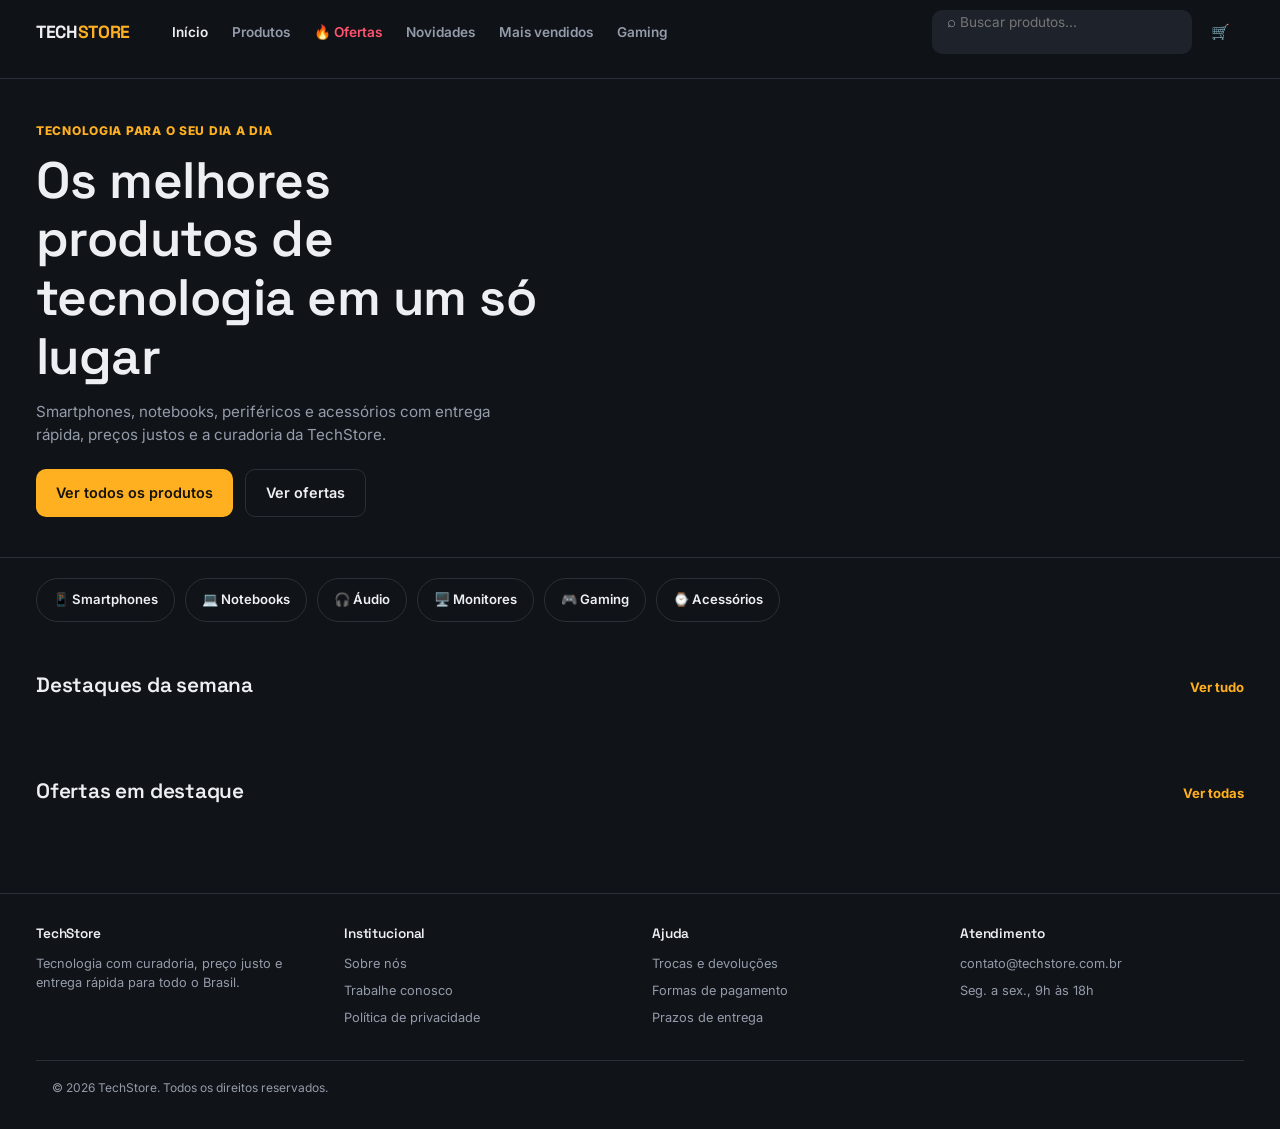
<file: frontend/index.html>
<!DOCTYPE html>
<html lang="pt-BR">
<head>
<meta charset="UTF-8">
<meta name="viewport" content="width=device-width, initial-scale=1.0">
<meta name="description" content="TechStore: smartphones, notebooks, periféricos e mais, com entrega rápida e os melhores preços.">
<meta name="theme-color" content="#101317">
<title>TechStore | Tecnologia com os melhores preços</title>

<link rel="preconnect" href="https://fonts.googleapis.com">
<link rel="preconnect" href="https://fonts.gstatic.com" crossorigin>
<link href="https://fonts.googleapis.com/css2?family=Space+Grotesk:wght@500;600;700&family=Inter:wght@400;500;600;700&display=swap" rel="stylesheet">

<link rel="stylesheet" href="css/reset.css">
<link rel="stylesheet" href="css/variables.css">
<link rel="stylesheet" href="css/base.css">
<link rel="stylesheet" href="css/components.css">
<link rel="stylesheet" href="css/layout.css">
<link rel="stylesheet" href="css/responsive.css">
</head>
<body>

<a href="#main-content" class="sr-only">Pular para o conteúdo</a>

<header class="site-header">
  <div class="container header-bar">

    <button type="button" class="icon-btn menu-button" id="menuButton" aria-label="Abrir menu" aria-controls="mobileDrawer" aria-expanded="false">☰</button>

    <a href="./index.html" class="logo" aria-label="TechStore - página inicial">TECH<span>STORE</span></a>

    <nav class="desktop-nav" aria-label="Navegação principal">
      <a href="./index.html" class="nav-link">Início</a>
      <a href="pages/produtos.html" class="nav-link">Produtos</a>
      <a href="pages/produtos.html?categoria=ofertas" class="nav-link nav-sale">🔥 Ofertas</a>
      <a href="pages/produtos.html?categoria=novidades" class="nav-link">Novidades</a>
      <a href="pages/produtos.html?categoria=mais-vendidos" class="nav-link">Mais vendidos</a>
      <a href="pages/produtos.html?categoria=gaming" class="nav-link">Gaming</a>
    </nav>
    <nav id="dynamic-category-menu" class="dynamic-category-menu" aria-label="Categorias"></nav>

    <div class="header-actions">
      <div class="desktop-search search-box">
        <span class="search-icon" aria-hidden="true">⌕</span>
        <input id="desktopSearchInput" type="search" placeholder="Buscar produtos..." autocomplete="off">
      </div>

      <button type="button" class="icon-btn mobile-search-button" id="mobileSearchButton" aria-label="Abrir pesquisa">⌕</button>

      <button type="button" class="icon-btn cart-button" id="cartButton" aria-label="Abrir carrinho" aria-controls="cartDrawer" aria-expanded="false">
        🛒
        <span class="cart-count" id="cartCount" aria-live="polite" hidden>0</span>
      </button>
    </div>

  </div>

  <div class="mobile-search-panel container" id="mobileSearchPanel" hidden>
    <div class="search-box">
      <span class="search-icon" aria-hidden="true">⌕</span>
      <input id="mobileSearchInput" type="search" placeholder="Buscar produtos..." autocomplete="off">
    </div>
  </div>
</header>

<div class="drawer-scrim" id="drawerScrim"></div>

<div class="mobile-drawer" id="mobileDrawer" aria-hidden="true">
  <div class="drawer-header">
    <span class="logo">Menu</span>
    <button type="button" class="icon-btn" id="drawerClose" aria-label="Fechar menu">×</button>
  </div>

  <nav class="mobile-nav" aria-label="Navegação mobile">
    <a href="./index.html" class="mobile-nav-link">Início</a>
    <a href="pages/produtos.html" class="mobile-nav-link">Produtos</a>
    <a href="pages/produtos.html?categoria=ofertas" class="mobile-nav-link nav-sale">🔥 Ofertas</a>
    <a href="pages/produtos.html?categoria=novidades" class="mobile-nav-link">Novidades</a>
    <a href="pages/produtos.html?categoria=mais-vendidos" class="mobile-nav-link">Mais vendidos</a>
    <a href="pages/produtos.html?categoria=gaming" class="mobile-nav-link">Gaming</a>
  </nav>
</div>

<main id="main-content">

  <section class="hero">
    <div class="container">
      <span class="hero-eyebrow">TECNOLOGIA PARA O SEU DIA A DIA</span>
      <h1>Os melhores produtos de tecnologia em um só lugar</h1>
      <p>Smartphones, notebooks, periféricos e acessórios com entrega rápida, preços justos e a curadoria da TechStore.</p>

      <div class="hero-actions">
        <a href="pages/produtos.html" class="btn btn-primary">Ver todos os produtos</a>
        <a href="pages/produtos.html?categoria=ofertas" class="btn btn-outline">Ver ofertas</a>
      </div>
    </div>
  </section>

  <div class="container">
    <nav class="category-strip" aria-label="Categorias">
      <a href="pages/produtos.html?categoria=smartphones" class="category-chip">📱 Smartphones</a>
      <a href="pages/produtos.html?categoria=notebooks" class="category-chip">💻 Notebooks</a>
      <a href="pages/produtos.html?categoria=audio" class="category-chip">🎧 Áudio</a>
      <a href="pages/produtos.html?categoria=monitores" class="category-chip">🖥️ Monitores</a>
      <a href="pages/produtos.html?categoria=gaming" class="category-chip">🎮 Gaming</a>
      <a href="pages/produtos.html?categoria=acessorios" class="category-chip">⌚ Acessórios</a>
    </nav>
  </div>

  <section class="home-section container">
    <div class="home-section-head">
      <h2>Destaques da semana</h2>
      <a href="pages/produtos.html" class="see-all-link">Ver tudo</a>
    </div>

    <div class="product-grid" id="homeFeaturedGrid" aria-live="polite"></div>
  </section>

  <section class="home-section container">
    <div class="home-section-head">
      <h2>Ofertas em destaque</h2>
      <a href="pages/produtos.html?categoria=ofertas" class="see-all-link">Ver todas</a>
    </div>

    <div class="product-grid" id="homeOffersGrid" aria-live="polite"></div>
  </section>

</main>

<footer class="site-footer">
  <div class="container">
    <div class="footer-grid">

      <div class="footer-col">
        <h3>TechStore</h3>
        <p>Tecnologia com curadoria, preço justo e entrega rápida para todo o Brasil.</p>
      </div>

      <div class="footer-col">
        <h3>Institucional</h3>
        <a href="#">Sobre nós</a>
        <a href="#">Trabalhe conosco</a>
        <a href="#">Política de privacidade</a>
      </div>

      <div class="footer-col">
        <h3>Ajuda</h3>
        <a href="#">Trocas e devoluções</a>
        <a href="#">Formas de pagamento</a>
        <a href="#">Prazos de entrega</a>
      </div>

      <div class="footer-col">
        <h3>Atendimento</h3>
        <p>contato@techstore.com.br</p>
        <p>Seg. a sex., 9h às 18h</p>
      </div>

    </div>

    <div class="footer-bottom container">
      © 2026 TechStore. Todos os direitos reservados.
    </div>
  </div>
</footer>

<!-- Cart drawer -->
<div class="drawer-scrim" id="cartScrim"></div>

<aside class="cart-drawer" id="cartDrawer" aria-label="Carrinho de compras" aria-hidden="true">
  <div class="cart-header">
    <span class="logo">Sua sacola</span>
    <button type="button" class="icon-btn" id="cartClose" aria-label="Fechar carrinho">×</button>
  </div>

  <div class="cart-items" id="cartItems"></div>

  <div class="cart-footer">
    <div class="cart-total-row">
      <span>Total</span>
      <strong id="cartTotal">R$ 0,00</strong>
    </div>
    <a href="pages/checkout.html" class="btn btn-primary btn-block">Finalizar compra</a>
  </div>
</aside>

<div id="toast" class="toast" role="status" aria-live="polite"></div>

<script src="js/config.js?v=20260923"></script><script type="module" src="js/app.js?v=20260923"></script>

</body>
</html>
</file>
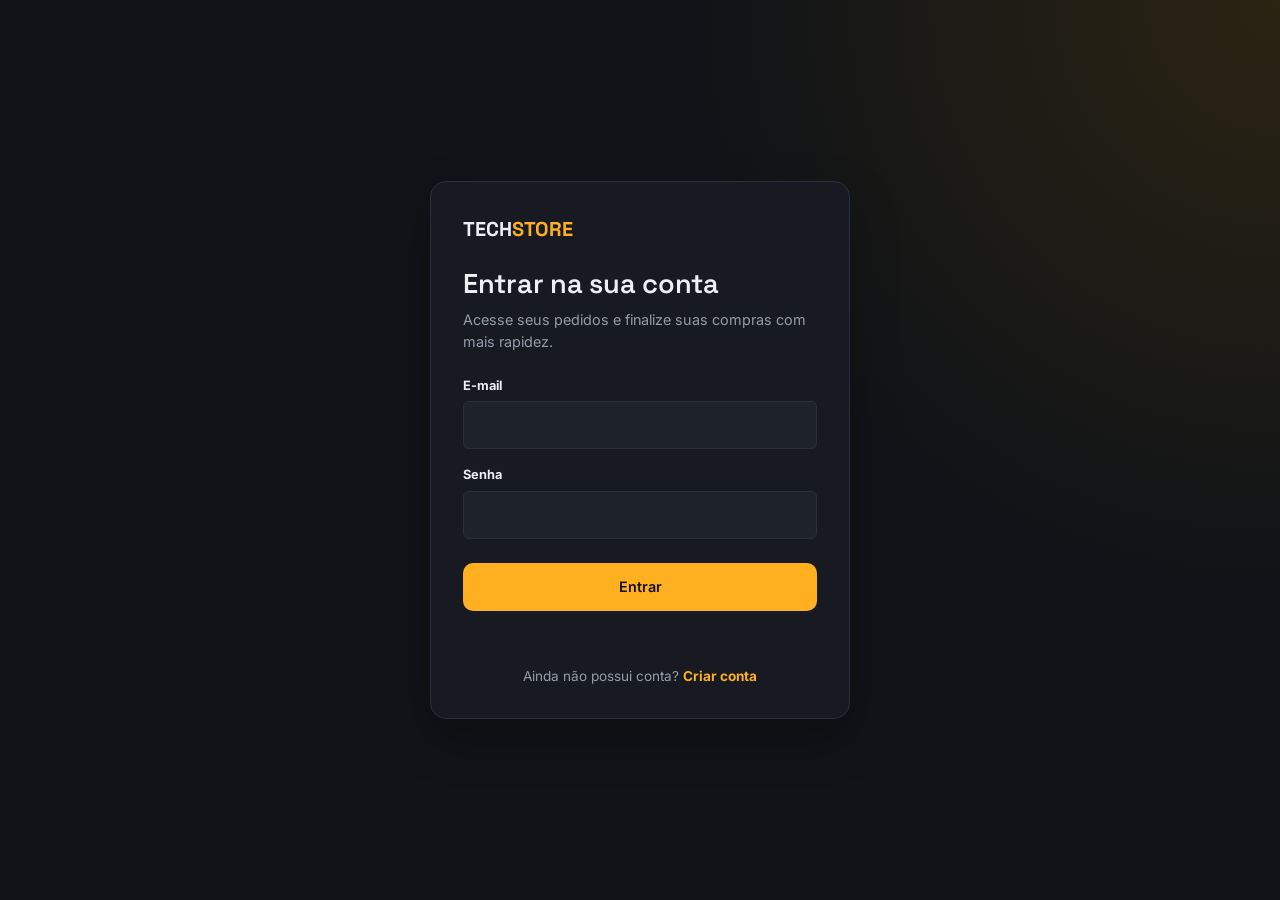
<file: frontend/admin/categorias.html>
<!doctype html><html lang="pt-BR"><head><meta charset="UTF-8"><meta name="viewport" content="width=device-width,initial-scale=1"><title>Categorias | TechStore Admin</title><link rel="stylesheet" href="../css/reset.css"><link rel="stylesheet" href="../css/variables.css"><link rel="stylesheet" href="../css/base.css"><link rel="stylesheet" href="../css/components.css"><link rel="stylesheet" href="../css/layout.css"><link rel="stylesheet" href="../css/responsive.css"><link rel="stylesheet" href="../css/admin.css"></head><body class="admin-body"><aside class="admin-sidebar" id="admin-sidebar"><div class="admin-logo"><a href="../index.html">TECH<span>STORE</span></a></div><nav class="admin-nav"><a href="./dashboard.html" class="admin-nav-link">▦ Dashboard</a><a href="./produtos.html" class="admin-nav-link">▣ Produtos</a><a href="./categorias.html" class="admin-nav-link is-active">▤ Categorias</a><a href="./pedidos.html" class="admin-nav-link">▧ Pedidos</a></nav><div class="admin-sidebar-footer"><a href="../index.html" class="admin-nav-link">↩ Voltar à loja</a><button type="button" class="admin-nav-link" id="admin-logout">↪ Sair</button></div></aside><div class="admin-main"><header class="admin-header"><button type="button" class="admin-menu-button" id="admin-menu-button">☰</button><div><span class="admin-header-label">CATÁLOGO</span><h1>Categorias</h1></div><button type="button" class="btn btn-primary admin-header-action" id="new-category-button">+ Nova categoria</button></header><main class="admin-content"><section class="admin-panel" id="category-form-panel" hidden><div class="admin-panel-header"><div><span class="admin-panel-label">CATEGORIA</span><h2 id="category-form-title">Nova categoria</h2></div><button type="button" class="admin-close-button" id="close-category-form">×</button></div><form id="category-form"><div class="admin-form-grid"><div class="form-field"><label for="category-name">Nome</label><input id="category-name" required minlength="2"></div><div class="form-field"><label for="category-slug">Slug</label><input id="category-slug" pattern="[a-z0-9-]+" required></div></div><div class="admin-form-actions"><button type="button" class="btn btn-outline" id="cancel-category-form">Cancelar</button><button type="submit" class="btn btn-primary">Salvar categoria</button></div><p id="category-form-message" class="admin-form-message" role="alert"></p></form></section><section class="admin-panel"><div class="admin-table-wrapper"><table class="admin-table"><thead><tr><th>ID</th><th>Nome</th><th>Slug</th><th>Ações</th></tr></thead><tbody id="admin-categories-table"></tbody></table></div><div class="admin-mobile-list" id="admin-categories-mobile"></div></section><div id="categories-feedback" class="admin-feedback" role="alert"></div></main></div><script src="../js/config.js"></script><script type="module" src="../js/admin/admin.js"></script><script type="module" src="../js/admin/categorias.js"></script></body></html>
</file>
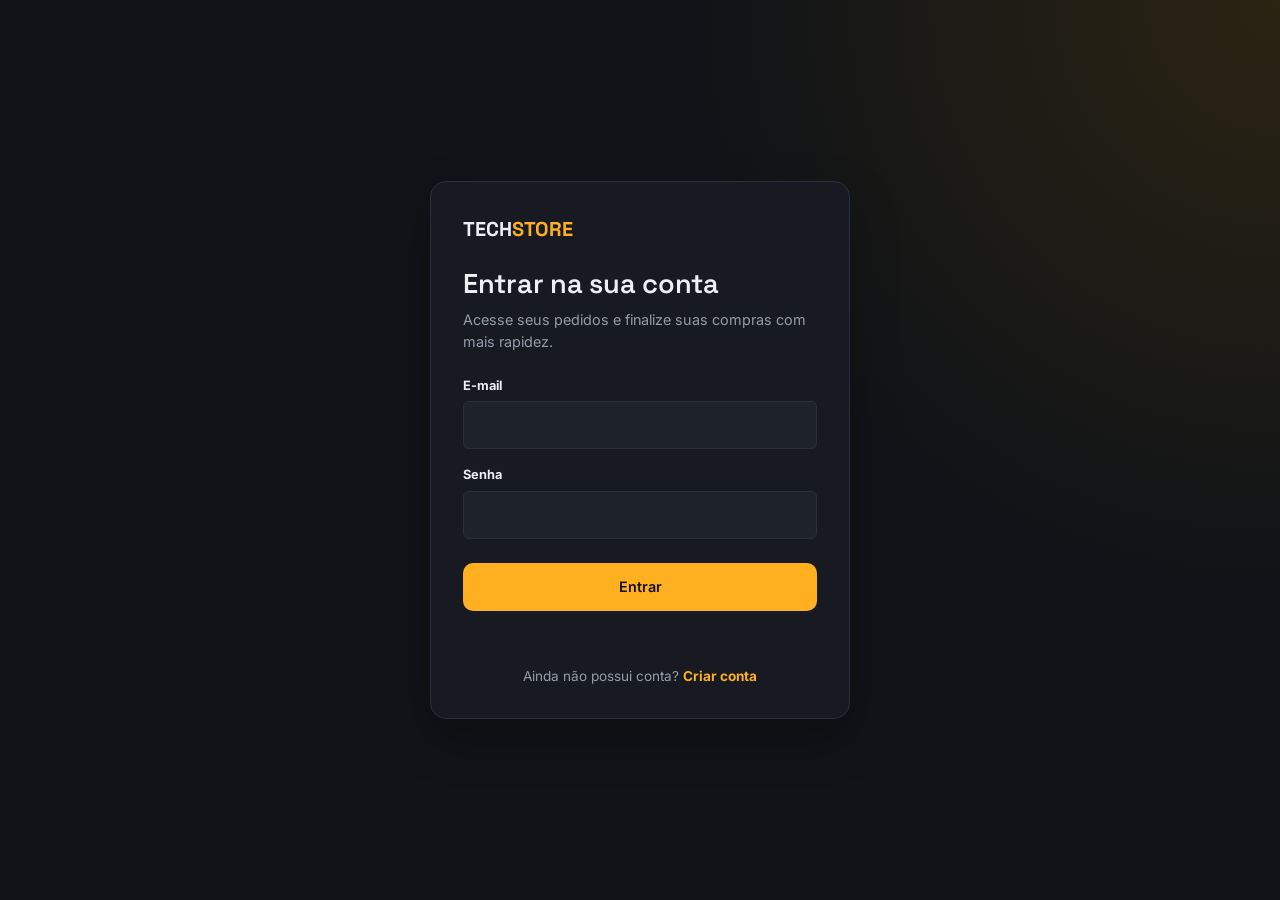
<file: frontend/admin/dashboard.html>
<!doctype html><html lang="pt-BR"><head><meta charset="UTF-8"><meta name="viewport" content="width=device-width,initial-scale=1"><title>Dashboard | TechStore Admin</title><link rel="stylesheet" href="../css/reset.css"><link rel="stylesheet" href="../css/variables.css"><link rel="stylesheet" href="../css/base.css"><link rel="stylesheet" href="../css/components.css"><link rel="stylesheet" href="../css/layout.css"><link rel="stylesheet" href="../css/responsive.css"><link rel="stylesheet" href="../css/admin.css"></head><body class="admin-body"><aside class="admin-sidebar" id="admin-sidebar"><div class="admin-logo"><a href="../index.html">TECH<span>STORE</span></a></div><nav class="admin-nav" aria-label="Menu administrativo"><a href="./dashboard.html" class="admin-nav-link is-active">▦ Dashboard</a><a href="./produtos.html" class="admin-nav-link">▣ Produtos</a><a href="./categorias.html" class="admin-nav-link">▤ Categorias</a><a href="./pedidos.html" class="admin-nav-link">▧ Pedidos</a></nav><div class="admin-sidebar-footer"><a href="../index.html" class="admin-nav-link">↩ Voltar à loja</a><button type="button" class="admin-nav-link" id="admin-logout">↪ Sair</button></div></aside><div class="admin-main"><header class="admin-header"><button type="button" class="admin-menu-button" id="admin-menu-button">☰</button><div><span class="admin-header-label">ADMINISTRAÇÃO</span><h1>Dashboard</h1></div></header><main class="admin-content"><section class="admin-user-banner"><div><span>Olá,</span><strong id="admin-user-name">Administrador</strong></div><span class="admin-role">ROLE_ADMIN</span></section><section class="admin-stats-grid"><article class="admin-stat-card"><span>PRODUTOS</span><strong id="stat-products">-</strong></article><article class="admin-stat-card"><span>CATEGORIAS</span><strong id="stat-categories">-</strong></article><article class="admin-stat-card"><span>PEDIDOS</span><strong id="stat-orders">-</strong></article><article class="admin-stat-card admin-stat-alert"><span>ESTOQUE BAIXO</span><strong id="stat-low-stock">-</strong></article></section><section class="admin-panel"><span class="admin-panel-label">ACESSO RÁPIDO</span><h2>Gerenciar loja</h2><div class="admin-shortcuts"><a class="admin-shortcut" href="./produtos.html"><strong>Produtos</strong><span>Criar, editar ou remover produtos.</span></a><a class="admin-shortcut" href="./categorias.html"><strong>Categorias</strong><span>Organizar o catálogo.</span></a><a class="admin-shortcut" href="./pedidos.html"><strong>Pedidos</strong><span>Acompanhar e alterar status.</span></a></div></section><div id="dashboard-feedback" class="admin-feedback" role="alert"></div></main></div><script src="../js/config.js"></script><script type="module" src="../js/admin/admin.js"></script><script type="module" src="../js/admin/dashboard.js"></script></body></html>
</file>
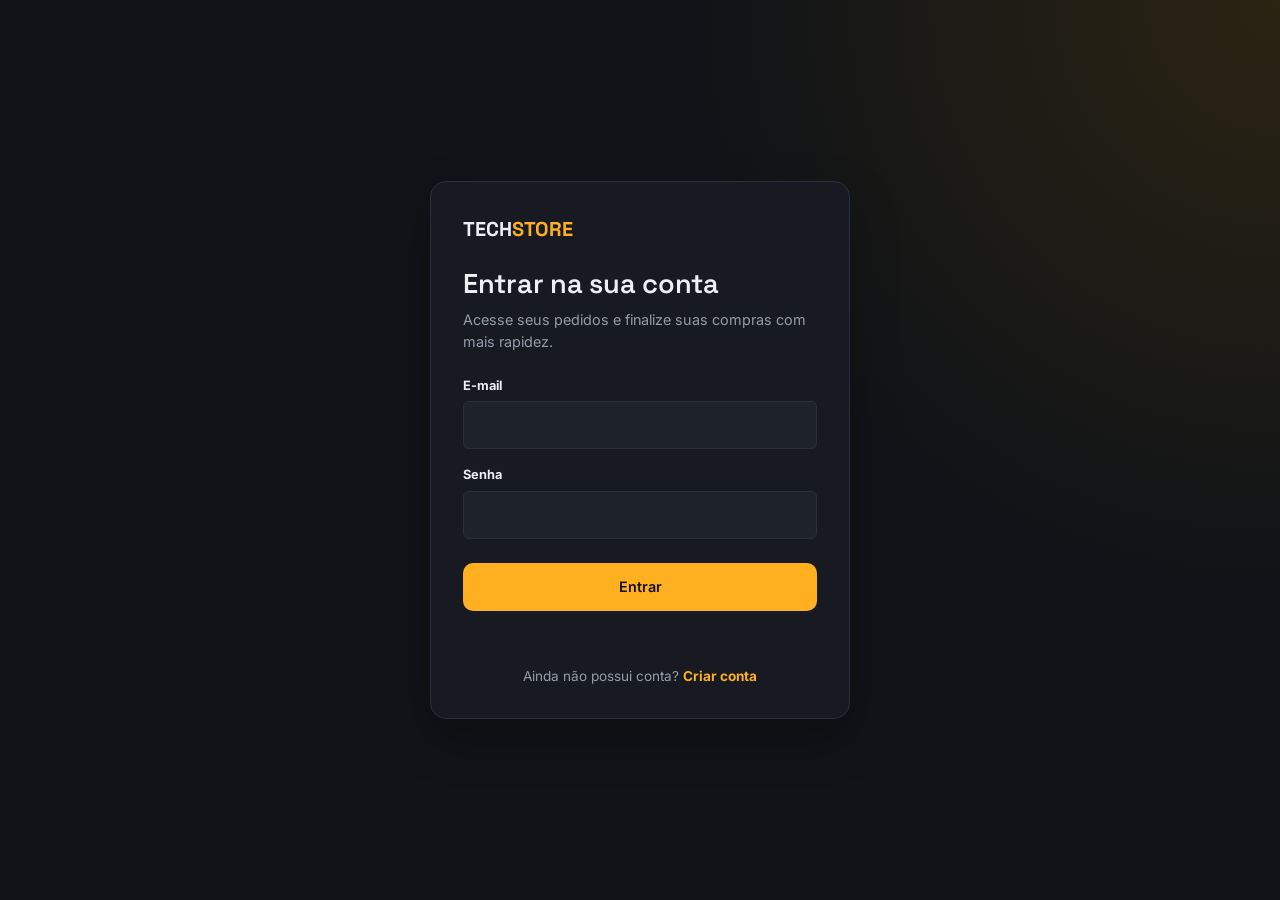
<file: frontend/admin/pedidos.html>
<!doctype html><html lang="pt-BR"><head><meta charset="UTF-8"><meta name="viewport" content="width=device-width,initial-scale=1"><title>Pedidos | TechStore Admin</title><link rel="stylesheet" href="../css/reset.css"><link rel="stylesheet" href="../css/variables.css"><link rel="stylesheet" href="../css/base.css"><link rel="stylesheet" href="../css/components.css"><link rel="stylesheet" href="../css/layout.css"><link rel="stylesheet" href="../css/responsive.css"><link rel="stylesheet" href="../css/admin.css"></head><body class="admin-body"><aside class="admin-sidebar" id="admin-sidebar"><div class="admin-logo"><a href="../index.html">TECH<span>STORE</span></a></div><nav class="admin-nav"><a href="./dashboard.html" class="admin-nav-link">▦ Dashboard</a><a href="./produtos.html" class="admin-nav-link">▣ Produtos</a><a href="./categorias.html" class="admin-nav-link">▤ Categorias</a><a href="./pedidos.html" class="admin-nav-link is-active">▧ Pedidos</a></nav><div class="admin-sidebar-footer"><a href="../index.html" class="admin-nav-link">↩ Voltar à loja</a><button type="button" class="admin-nav-link" id="admin-logout">↪ Sair</button></div></aside><div class="admin-main"><header class="admin-header"><button type="button" class="admin-menu-button" id="admin-menu-button">☰</button><div><span class="admin-header-label">VENDAS</span><h1>Pedidos</h1></div></header><main class="admin-content"><section class="admin-panel"><div class="admin-toolbar"><select id="order-status-filter" class="admin-select"><option value="">Todos os status</option><option value="PENDENTE">Pendentes</option><option value="PAGO">Pagos</option><option value="CANCELADO">Cancelados</option></select><span id="admin-order-count" class="admin-toolbar-count">0 pedidos</span></div><div class="admin-orders-list" id="admin-orders-list"></div></section><div id="orders-feedback" class="admin-feedback" role="alert"></div></main></div><script src="../js/config.js"></script><script type="module" src="../js/admin/admin.js"></script><script type="module" src="../js/admin/pedidos.js"></script></body></html>
</file>
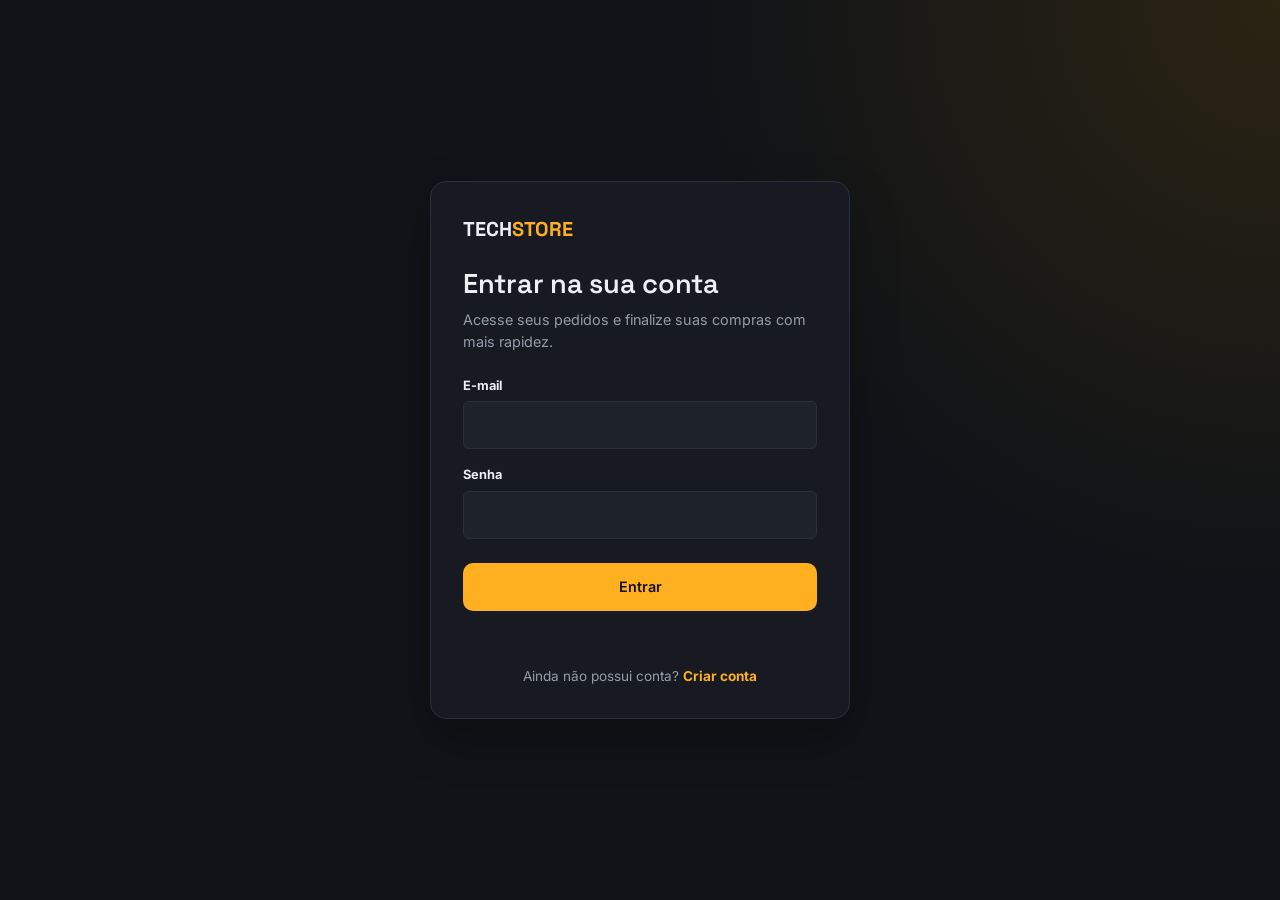
<file: frontend/admin/produtos.html>
<!doctype html><html lang="pt-BR"><head><meta charset="UTF-8"><meta name="viewport" content="width=device-width,initial-scale=1"><title>Produtos | TechStore Admin</title><link rel="stylesheet" href="../css/reset.css"><link rel="stylesheet" href="../css/variables.css"><link rel="stylesheet" href="../css/base.css"><link rel="stylesheet" href="../css/components.css"><link rel="stylesheet" href="../css/layout.css"><link rel="stylesheet" href="../css/responsive.css"><link rel="stylesheet" href="../css/admin.css"></head><body class="admin-body"><aside class="admin-sidebar" id="admin-sidebar"><div class="admin-logo"><a href="../index.html">TECH<span>STORE</span></a></div><nav class="admin-nav"><a href="./dashboard.html" class="admin-nav-link">▦ Dashboard</a><a href="./produtos.html" class="admin-nav-link is-active">▣ Produtos</a><a href="./categorias.html" class="admin-nav-link">▤ Categorias</a><a href="./pedidos.html" class="admin-nav-link">▧ Pedidos</a></nav><div class="admin-sidebar-footer"><a href="../index.html" class="admin-nav-link">↩ Voltar à loja</a><button type="button" class="admin-nav-link" id="admin-logout">↪ Sair</button></div></aside><div class="admin-main"><header class="admin-header"><button type="button" class="admin-menu-button" id="admin-menu-button">☰</button><div><span class="admin-header-label">CATÁLOGO</span><h1>Produtos</h1></div><button type="button" class="btn btn-primary admin-header-action" id="new-product-button">+ Novo produto</button></header><main class="admin-content"><section class="admin-panel" id="product-form-panel" hidden><div class="admin-panel-header"><div><span class="admin-panel-label">PRODUTO</span><h2 id="product-form-title">Novo produto</h2></div><button type="button" class="admin-close-button" id="close-product-form">×</button></div><form id="product-form"><input type="hidden" id="product-id"><div class="admin-form-grid"><div class="form-field"><label for="product-name">Nome</label><input id="product-name" required minlength="2"></div><div class="form-field"><label for="product-category">Categoria</label><select id="product-category" required></select></div><div class="form-field admin-form-full"><label for="product-description">Descrição</label><textarea id="product-description" rows="4" required></textarea></div><div class="form-field"><label for="product-price">Preço</label><input type="number" id="product-price" min="0" step=".01" required></div><div class="form-field"><label for="product-stock">Estoque</label><input type="number" id="product-stock" min="0" step="1" required></div><div class="form-field admin-form-full"><label for="product-image">URL da imagem</label><input id="product-image" placeholder="/assets/images/products/phone.webp"></div></div><div class="admin-form-actions"><button type="button" class="btn btn-outline" id="cancel-product-form">Cancelar</button><button type="submit" class="btn btn-primary">Salvar produto</button></div><p id="product-form-message" class="admin-form-message" role="alert"></p></form></section><section class="admin-panel"><div class="admin-toolbar"><label class="search-box admin-search"><span class="search-icon">⌕</span><input type="search" id="admin-product-search" placeholder="Buscar produtos..."></label><span id="admin-product-count" class="admin-toolbar-count">0 produtos</span></div><div class="admin-table-wrapper"><table class="admin-table"><thead><tr><th>Produto</th><th>Categoria</th><th>Preço</th><th>Estoque</th><th>Ações</th></tr></thead><tbody id="admin-products-table"></tbody></table></div><div class="admin-mobile-list" id="admin-products-mobile"></div></section><div id="products-feedback" class="admin-feedback" role="alert"></div></main></div><script src="../js/config.js"></script><script type="module" src="../js/admin/admin.js"></script><script type="module" src="../js/admin/produtos.js"></script></body></html>
</file>
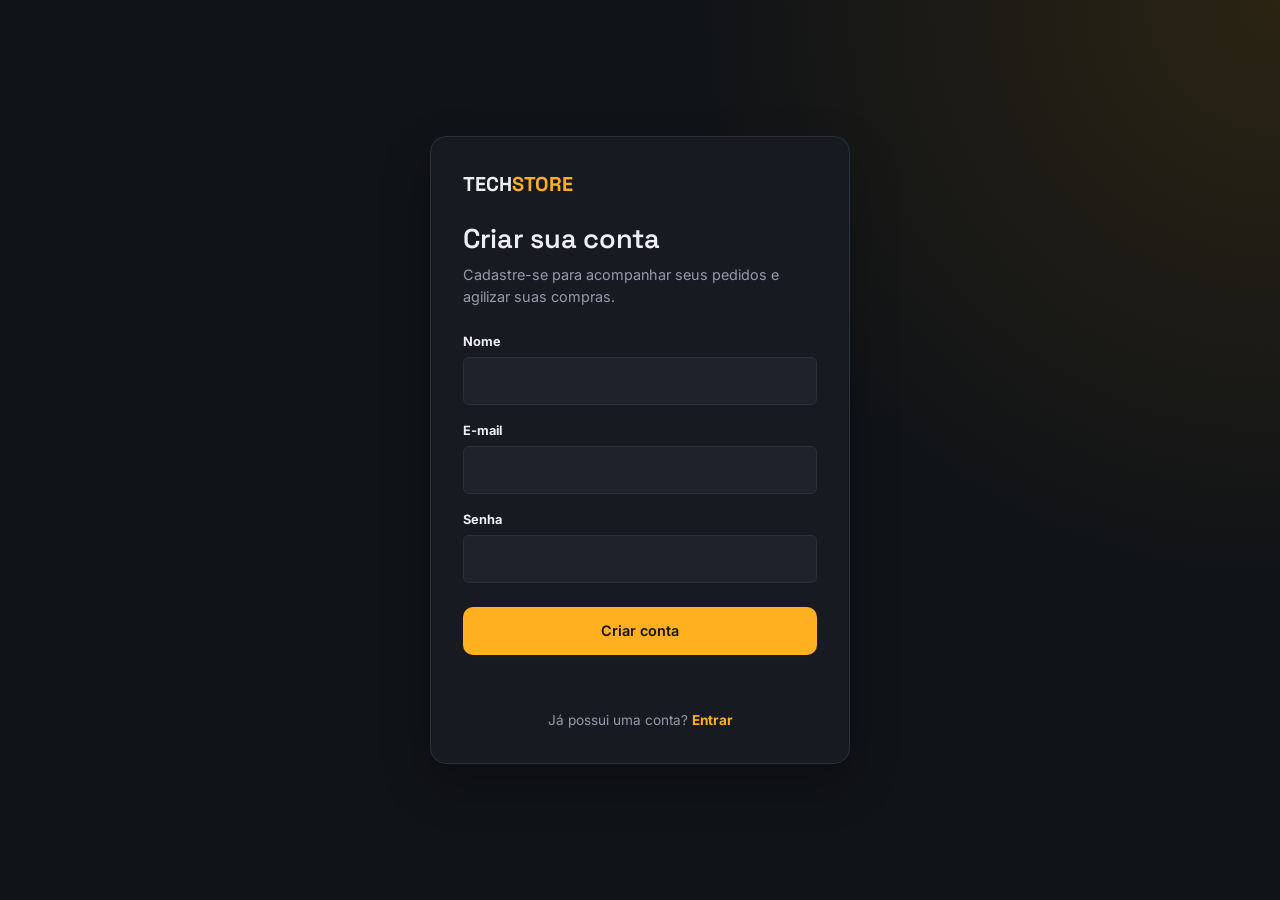
<file: frontend/pages/cadastro.html>
<!DOCTYPE html>
<html lang="pt-BR">
<head>
<meta charset="UTF-8">
<meta name="viewport" content="width=device-width, initial-scale=1.0">
<meta name="description" content="Crie sua conta na TechStore.">
<title>Criar conta | TechStore</title>
<link rel="preconnect" href="https://fonts.googleapis.com">
<link rel="preconnect" href="https://fonts.gstatic.com" crossorigin>
<link href="https://fonts.googleapis.com/css2?family=Space+Grotesk:wght@500;600;700&family=Inter:wght@400;500;600;700&display=swap" rel="stylesheet">
<link rel="stylesheet" href="../css/reset.css">
<link rel="stylesheet" href="../css/variables.css">
<link rel="stylesheet" href="../css/base.css">
<link rel="stylesheet" href="../css/components.css">
<link rel="stylesheet" href="../css/layout.css">
<link rel="stylesheet" href="../css/responsive.css">
</head>
<body>
<main class="auth-page">
  <section class="auth-card" aria-labelledby="register-title">
    <a href="../index.html" class="auth-logo">TECH<span>STORE</span></a>
    <h1 id="register-title">Criar sua conta</h1>
    <p class="auth-description">Cadastre-se para acompanhar seus pedidos e agilizar suas compras.</p>
    <form id="register-form" novalidate>
      <div class="form-field">
        <label for="name">Nome</label>
        <input type="text" id="name" name="name" autocomplete="name" minlength="2" required>
      </div>
      <div class="form-field">
        <label for="email">E-mail</label>
        <input type="email" id="email" name="email" autocomplete="email" required>
      </div>
      <div class="form-field">
        <label for="password">Senha</label>
        <input type="password" id="password" name="password" autocomplete="new-password" minlength="8" required>
      </div>
      <button type="submit" class="btn btn-primary auth-submit" id="register-button">Criar conta</button>
      <p class="form-message" id="register-message" role="alert" aria-live="polite"></p>
    </form>
    <p class="auth-footer">Já possui uma conta? <a href="./login.html">Entrar</a></p>
  </section>
</main>
<script src="../js/config.js?v=20260923"></script><script type="module" src="../js/pages/cadastro.js"></script>
</body>
</html>
</file>
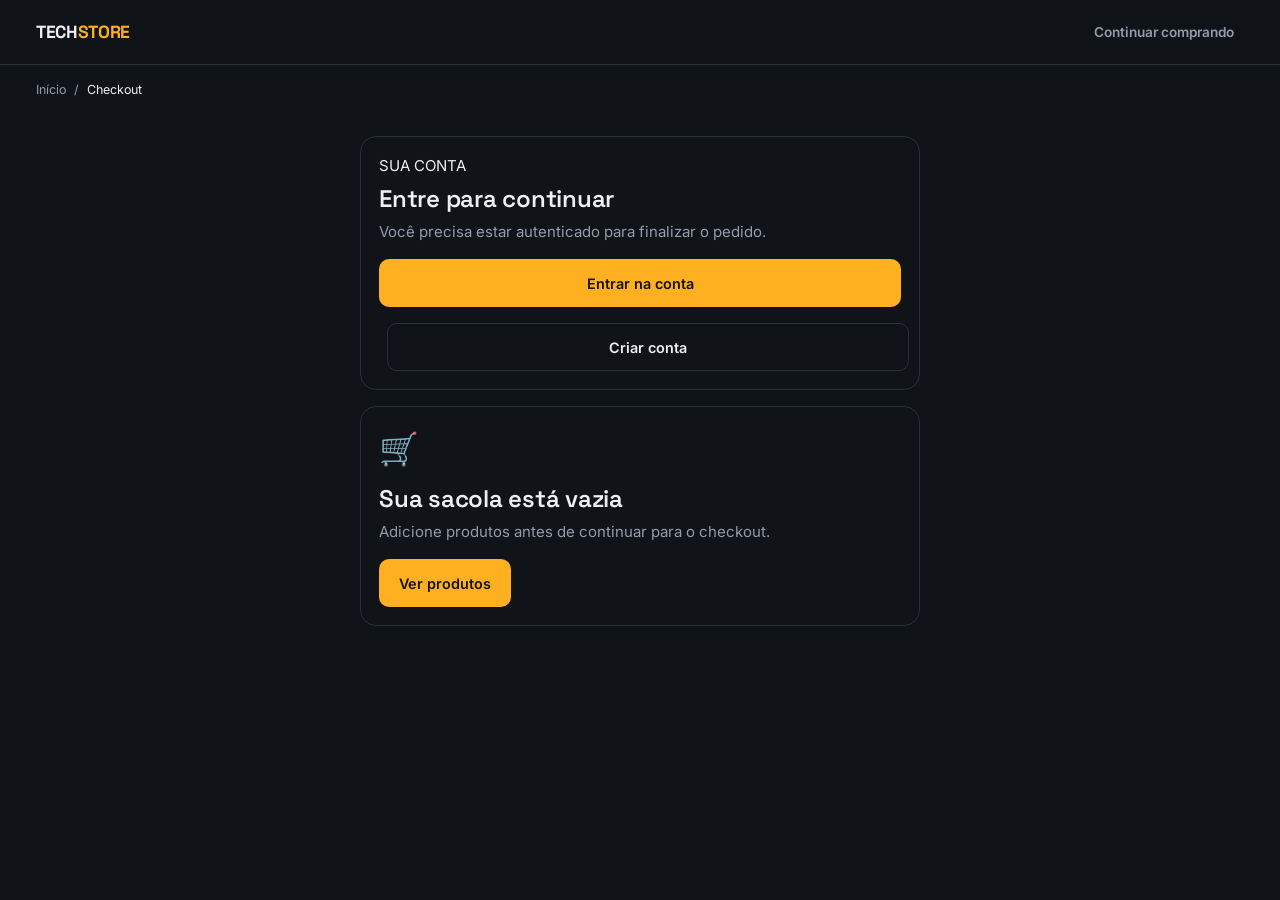
<file: frontend/pages/checkout.html>
<!DOCTYPE html>
<html lang="pt-BR">
<head>
<meta charset="UTF-8">
<meta name="viewport" content="width=device-width, initial-scale=1.0">
<meta name="description" content="Finalize sua compra na TechStore de forma rápida e segura.">
<meta name="theme-color" content="#101317">
<title>Checkout | TechStore</title>

<link rel="preconnect" href="https://fonts.googleapis.com">
<link rel="preconnect" href="https://fonts.gstatic.com" crossorigin>
<link href="https://fonts.googleapis.com/css2?family=Space+Grotesk:wght@500;600;700&family=Inter:wght@400;500;600;700&display=swap" rel="stylesheet">

<link rel="stylesheet" href="../css/reset.css">
<link rel="stylesheet" href="../css/variables.css">
<link rel="stylesheet" href="../css/base.css">
<link rel="stylesheet" href="../css/components.css">
<link rel="stylesheet" href="../css/layout.css">
<link rel="stylesheet" href="../css/responsive.css">
</head>
<body>

<a href="#main-content" class="sr-only">Pular para o conteúdo</a>

<header class="site-header">
  <div class="container header-bar">
    <a href="../index.html" class="logo" aria-label="TechStore - página inicial">TECH<span>STORE</span></a>

    <div class="header-actions" style="margin-left:auto;">
      <a href="./produtos.html" class="nav-link">Continuar comprando</a>
    </div>
  </div>
</header>

<main id="main-content">
  <div class="container">
    <nav class="breadcrumb" aria-label="Breadcrumb">
      <a href="../index.html">Início</a>
      <span aria-hidden="true">/</span>
      <span class="current">Checkout</span>
    </nav>
  </div>

  <section class="container checkout-page">

    <section class="checkout-auth-card" id="checkoutAuth" hidden>
      <div class="checkout-section">
        <span class="checkout-card-label">SUA CONTA</span>
        <h1>Entre para continuar</h1>
        <p>Você precisa estar autenticado para finalizar o pedido.</p>
        <a href="./login.html?redirect=checkout" class="btn btn-primary btn-block">Entrar na conta</a>
        <a href="./cadastro.html" class="btn btn-outline btn-block checkout-secondary-action">Criar conta</a>
      </div>
    </section>

    <section class="checkout-empty" id="checkoutEmpty" hidden>
      <div class="checkout-section">
        <div class="checkout-empty-icon" aria-hidden="true">🛒</div>
        <h1>Sua sacola está vazia</h1>
        <p>Adicione produtos antes de continuar para o checkout.</p>
        <a href="./produtos.html" class="btn btn-primary">Ver produtos</a>
      </div>
    </section>

    <div id="checkoutWrap">

      <div class="checkout-steps">
        <div class="checkout-step is-active">Identificação</div>
        <div class="checkout-step is-active">Entrega</div>
        <div class="checkout-step is-active">Pagamento</div>
      </div>

      <form id="checkoutForm" novalidate>
        <div class="checkout-grid">

          <div>
            <section class="checkout-section">
              <h2>Seus dados</h2>

              <div class="field">
                <label for="fullName">Nome completo</label>
                <input type="text" id="fullName" name="fullName" required autocomplete="name">
              </div>

              <div class="field-row">
                <div class="field">
                  <label for="email">E-mail</label>
                  <input type="email" id="email" name="email" required autocomplete="email">
                </div>
                <div class="field">
                  <label for="phone">Telefone</label>
                  <input type="tel" id="phone" name="phone" required autocomplete="tel">
                </div>
              </div>
            </section>

            <section class="checkout-section">
              <div class="checkout-card-header"><div><span class="checkout-card-label">02</span><h2>Endereço de entrega</h2></div><a href="./enderecos.html" class="btn btn-outline">Gerenciar</a></div>
              <div id="checkout-addresses" class="checkout-addresses"></div>
              <p id="checkout-address-message" class="form-message" role="alert"></p>
            </section>

            <section class="checkout-section">
              <h2>Forma de pagamento</h2>

              <div class="payment-options">
                <label class="payment-option">
                  <input type="radio" name="payment" value="pix" checked>
                  <span>PIX · aprovação imediata</span>
                </label>
                <label class="payment-option">
                  <input type="radio" name="payment" value="card">
                  <span>Cartão de crédito · em até 10x</span>
                </label>
                <p class="checkout-payment-note">
                  Nesta versão, o pagamento é criado em modo de teste e fica pendente até a confirmação do gateway.
                </p>
              </div>
            </section>
          </div>

          <aside class="order-summary">
            <h2>Resumo do pedido</h2>

            <div id="orderItems"></div>

            <div class="checkout-summary-lines">
              <div>
                <span>Subtotal</span>
                <strong id="orderSubtotal">R$ 0,00</strong>
              </div>
              <div>
                <span>Frete estimado</span>
                <strong id="orderShipping">R$ 19,90</strong>
              </div>
            </div>

            <div class="order-total">
              <span>Total</span>
              <strong id="orderTotal">R$ 0,00</strong>
            </div>

            <p id="checkoutError" class="form-message" role="alert" aria-live="polite" hidden></p>
            <button type="submit" class="btn btn-primary btn-block" style="margin-top:16px;">Finalizar pedido</button>
          </aside>

        </div>
      </form>
    </div>

    <div class="checkout-success" id="checkoutSuccess" hidden>
      <div class="checkout-success-icon" aria-hidden="true">✓</div>
      <span class="checkout-card-label">PEDIDO CRIADO</span>
      <h1>Pedido recebido!</h1>
      <p>Seu pedido foi registrado. O pagamento foi criado e aguarda confirmação.</p>

      <div class="payment-result-card" aria-live="polite">
        <div><span>Pedido</span><strong id="successOrderId">—</strong></div>
        <div><span>Status do pedido</span><strong id="successOrderStatus">PENDENTE</strong></div>
        <div><span>Pagamento</span><strong id="successPaymentStatus" class="payment-result-status is-pending">Aguardando pagamento</strong></div>
        <div><span>Método</span><strong id="successPaymentMethod">PIX</strong></div>
        <div><span>Referência</span><strong id="successPaymentReference">—</strong></div>
      </div>

      <div class="checkout-success-actions">
        <a href="./pedidos.html" class="btn btn-primary">Ver meus pedidos</a>
        <a href="../index.html" class="btn btn-outline">Voltar para a loja</a>
      </div>
    </div>

  </section>
</main>

<div id="toast" class="toast" role="status" aria-live="polite"></div>

<script src="../js/config.js?v=20260923"></script><script type="module" src="../js/app.js?v=20260923"></script>

</body>
</html>
</file>
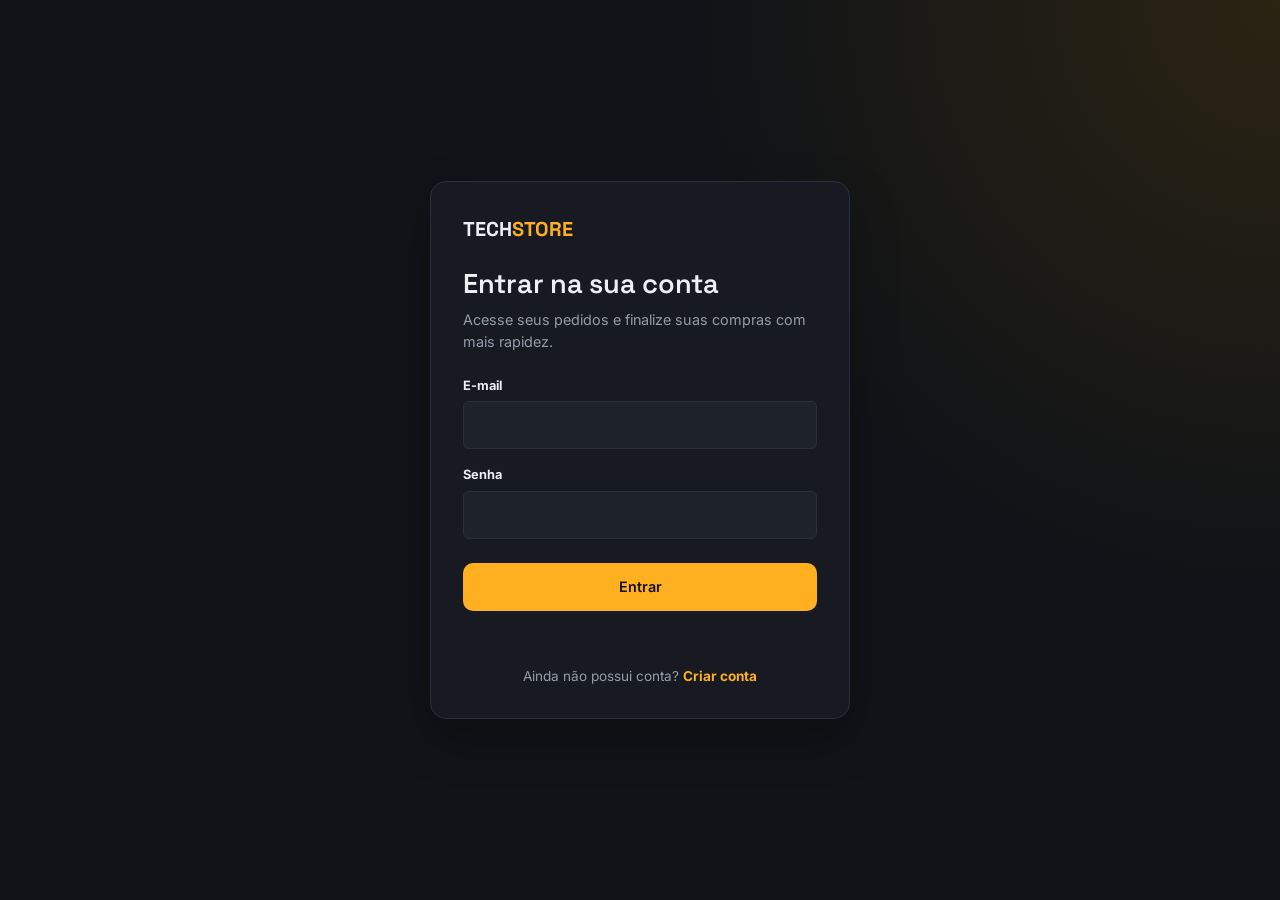
<file: frontend/pages/confirmacao.html>
<!DOCTYPE html>
<html lang="pt-BR">
<head>
<meta charset="UTF-8">
<meta name="viewport" content="width=device-width, initial-scale=1.0">
<meta name="description" content="Confirmação do seu pedido na TechStore.">
<meta name="theme-color" content="#101317">
<title>Pedido | TechStore</title>
<link rel="preconnect" href="https://fonts.googleapis.com">
<link rel="preconnect" href="https://fonts.gstatic.com" crossorigin>
<link href="https://fonts.googleapis.com/css2?family=Space+Grotesk:wght@500;600;700&family=Inter:wght@400;500;600;700&display=swap" rel="stylesheet">
<link rel="stylesheet" href="../css/reset.css">
<link rel="stylesheet" href="../css/variables.css">
<link rel="stylesheet" href="../css/base.css">
<link rel="stylesheet" href="../css/components.css">
<link rel="stylesheet" href="../css/layout.css">
<link rel="stylesheet" href="../css/responsive.css">
</head>
<body>
<main class="confirmation-page">
  <div class="container">
    <section class="confirmation-card" id="confirmation-card" aria-live="polite">
      <div class="confirmation-icon is-pending" id="confirmation-icon" aria-hidden="true">...</div>
      <span class="account-eyebrow">TECHSTORE</span>
      <h1 id="confirmation-title">Pedido recebido!</h1>
      <p id="confirmation-message">Seu pedido foi criado e está aguardando a confirmação do pagamento.</p>

      <div class="confirmation-summary">
        <div><span>Pedido</span><strong id="confirmation-order-id">-</strong></div>
        <div><span>Status do pedido</span><strong id="confirmation-order-status">Pendente</strong></div>
        <div><span>Pagamento</span><strong id="confirmation-payment-status">Pendente</strong></div>
        <div><span>Valor</span><strong id="confirmation-total">R$ 0,00</strong></div>
      </div>

      <div class="payment-pending-box" id="payment-pending-box">
        <span class="payment-status-dot" aria-hidden="true"></span>
        <div><strong>Aguardando pagamento</strong><p>Esta página será atualizada automaticamente.</p></div>
      </div>
      <div class="payment-approved-box" id="payment-approved-box" hidden>
        <strong>Pagamento aprovado!</strong><p>Seu pedido foi confirmado com sucesso.</p>
      </div>
      <div class="payment-declined-box" id="payment-declined-box" hidden>
        <strong>Pagamento não aprovado</strong><p>Seu pedido continua disponível para uma nova tentativa de pagamento.</p>
      </div>

      <div class="confirmation-actions">
        <a href="./pedidos.html" class="btn btn-primary">Ver meus pedidos</a>
        <a href="../index.html" class="btn btn-outline">Continuar comprando</a>
      </div>
    </section>
  </div>
</main>
<script src="../js/config.js"></script><script type="module" src="../js/pages/confirmacao.js"></script>
</body>
</html>
</file>
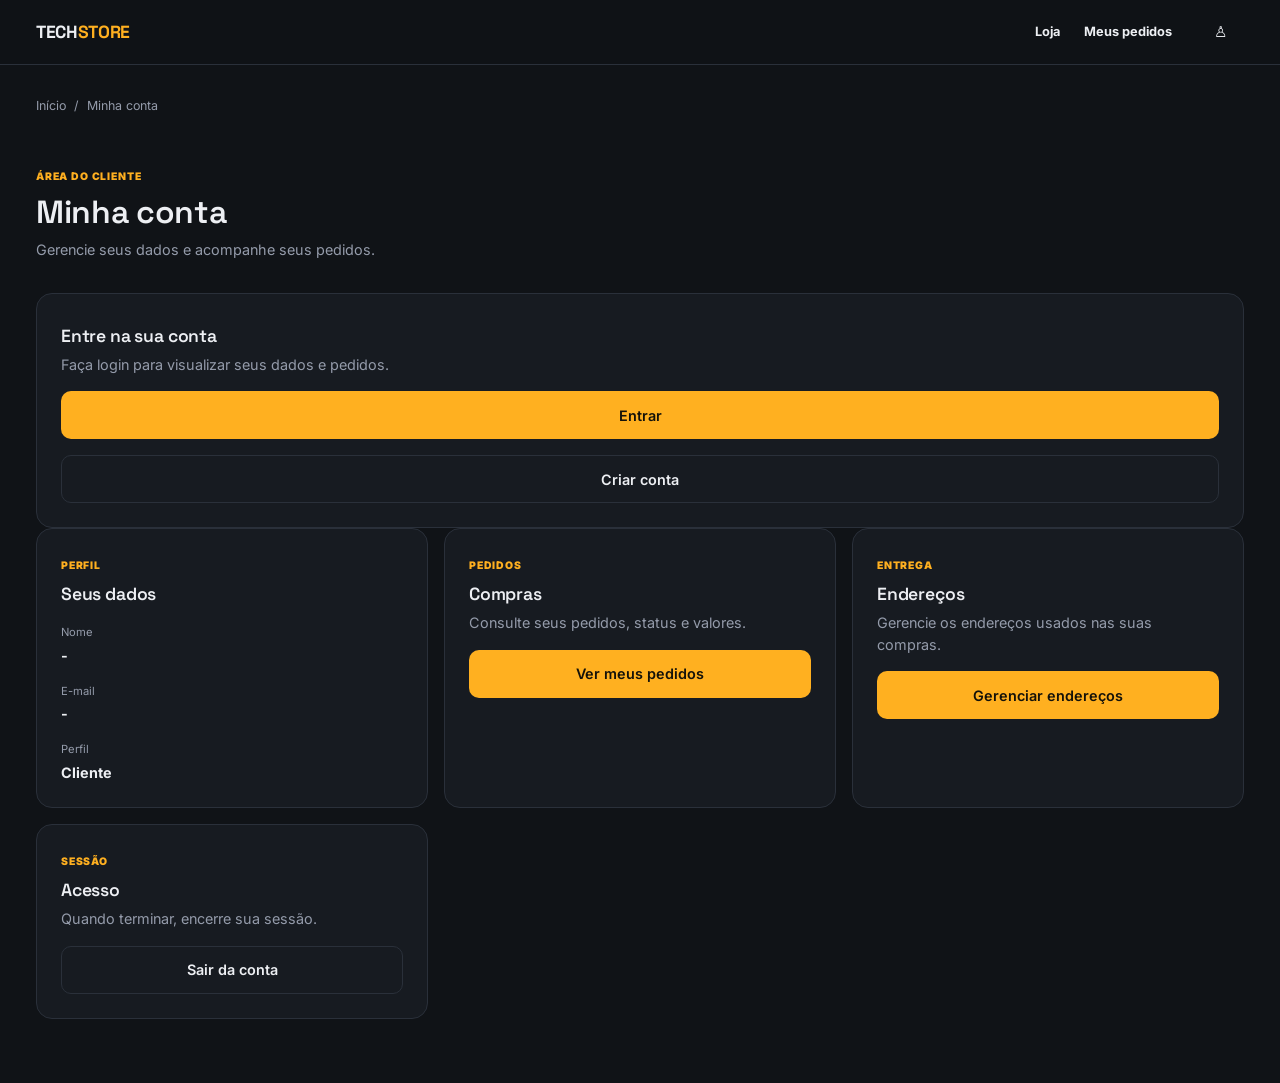
<file: frontend/pages/conta.html>
<!DOCTYPE html>
<html lang="pt-BR">
<head>
<meta charset="UTF-8">
<meta name="viewport" content="width=device-width, initial-scale=1.0">
<meta name="description" content="Minha conta TechStore.">
<title>Minha conta | TechStore</title>
<link rel="preconnect" href="https://fonts.googleapis.com">
<link rel="preconnect" href="https://fonts.gstatic.com" crossorigin>
<link href="https://fonts.googleapis.com/css2?family=Space+Grotesk:wght@500;600;700&family=Inter:wght@400;500;600;700&display=swap" rel="stylesheet">
<link rel="stylesheet" href="../css/reset.css">
<link rel="stylesheet" href="../css/variables.css">
<link rel="stylesheet" href="../css/base.css">
<link rel="stylesheet" href="../css/components.css">
<link rel="stylesheet" href="../css/layout.css">
<link rel="stylesheet" href="../css/responsive.css">
</head>
<body>
<header class="site-header">
  <div class="container header-bar">
    <a href="../index.html" class="logo">TECH<span>STORE</span></a>
    <nav class="account-nav" aria-label="Navegação da conta">
      <a href="../index.html">Loja</a>
      <a href="./pedidos.html">Meus pedidos</a>
    </nav>
    <a href="./conta.html" class="icon-btn" aria-label="Minha conta">♙</a>
  </div>
</header>
<main class="account-page">
  <div class="container">
    <nav class="breadcrumb" aria-label="Breadcrumb"><a href="../index.html">Início</a><span aria-hidden="true">/</span><span>Minha conta</span></nav>
    <section class="account-header-section"><span class="account-eyebrow">ÁREA DO CLIENTE</span><h1>Minha conta</h1><p>Gerencie seus dados e acompanhe seus pedidos.</p></section>
    <section id="account-auth-required" class="account-state" hidden>
      <article class="account-card"><h2>Entre na sua conta</h2><p>Faça login para visualizar seus dados e pedidos.</p><a href="./login.html?redirect=conta" class="btn btn-primary">Entrar</a><a href="./cadastro.html" class="btn btn-outline">Criar conta</a></article>
    </section>
    <section id="account-content" hidden>
      <div class="account-grid">
        <article class="account-card"><span class="account-card-label">PERFIL</span><h2>Seus dados</h2><dl class="account-details"><div><dt>Nome</dt><dd id="account-name">-</dd></div><div><dt>E-mail</dt><dd id="account-email">-</dd></div><div><dt>Perfil</dt><dd id="account-role">Cliente</dd></div></dl></article>
        <article class="account-card"><span class="account-card-label">PEDIDOS</span><h2>Compras</h2><p>Consulte seus pedidos, status e valores.</p><a href="./pedidos.html" class="btn btn-primary">Ver meus pedidos</a></article>
        <article class="account-card"><span class="account-card-label">ENTREGA</span><h2>Endereços</h2><p>Gerencie os endereços usados nas suas compras.</p><a href="./enderecos.html" class="btn btn-primary">Gerenciar endereços</a></article>
        <article class="account-card"><span class="account-card-label">SESSÃO</span><h2>Acesso</h2><p>Quando terminar, encerre sua sessão.</p><button type="button" class="btn btn-outline" id="logout-button">Sair da conta</button></article>
      </div>
    </section>
  </div>
</main>
<div class="toast" id="account-toast" role="status" aria-live="polite"></div>
<script src="../js/config.js"></script><script type="module" src="../js/pages/conta.js"></script>
</body>
</html>
</file>
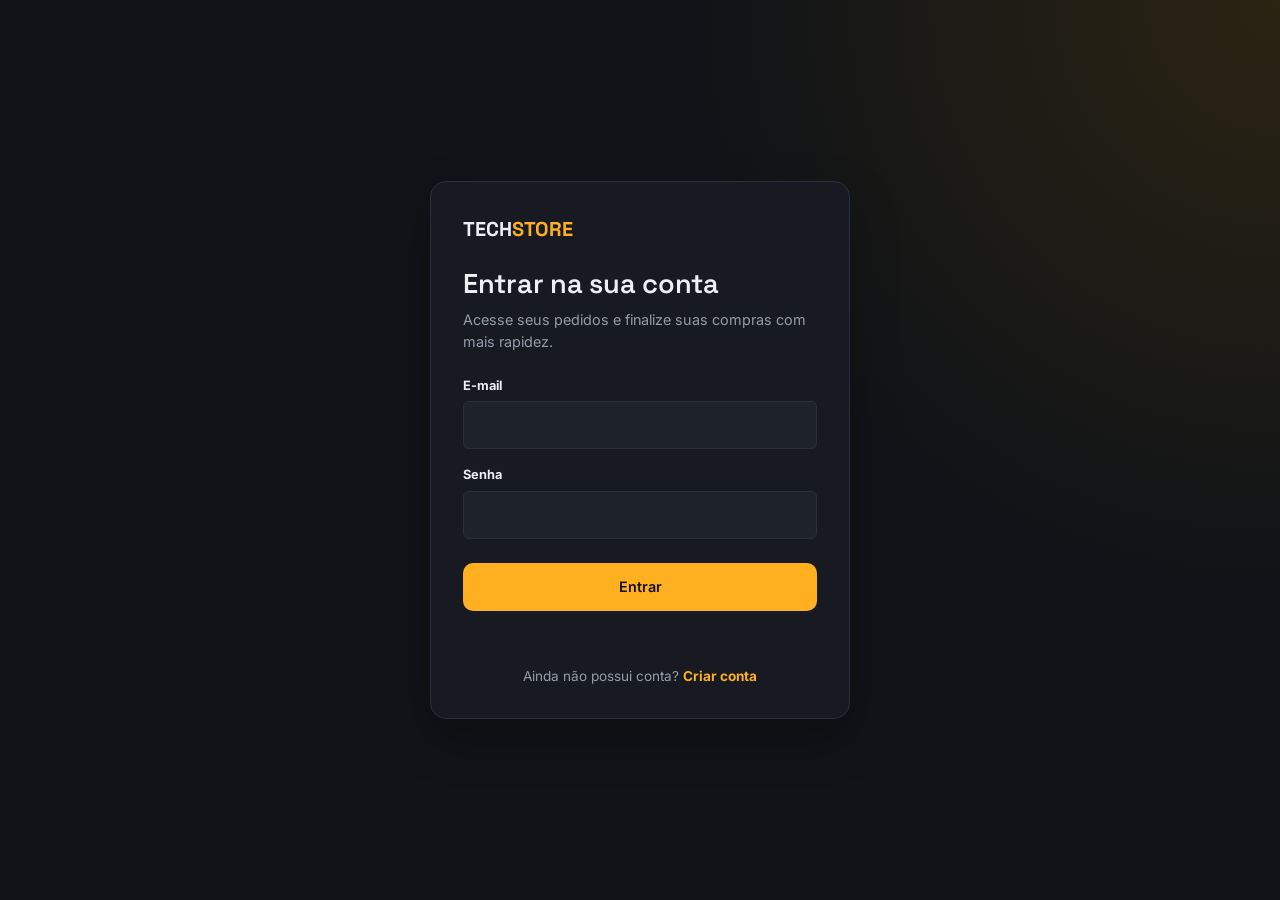
<file: frontend/pages/enderecos.html>
<!doctype html>
<html lang="pt-BR">
<head><meta charset="UTF-8"><meta name="viewport" content="width=device-width,initial-scale=1"><meta name="description" content="Gerencie seus endereços na TechStore."><title>Meus endereços | TechStore</title><link rel="preconnect" href="https://fonts.googleapis.com"><link rel="preconnect" href="https://fonts.gstatic.com" crossorigin><link href="https://fonts.googleapis.com/css2?family=Space+Grotesk:wght@500;600;700&family=Inter:wght@400;500;600;700&display=swap" rel="stylesheet"><link rel="stylesheet" href="../css/reset.css"><link rel="stylesheet" href="../css/variables.css"><link rel="stylesheet" href="../css/base.css"><link rel="stylesheet" href="../css/components.css"><link rel="stylesheet" href="../css/layout.css"><link rel="stylesheet" href="../css/responsive.css"></head>
<body><header class="site-header"><div class="container header-bar"><a href="../index.html" class="logo">TECH<span>STORE</span></a><nav class="account-nav" aria-label="Conta"><a href="./conta.html">Minha conta</a><a href="./pedidos.html">Meus pedidos</a><a href="./enderecos.html" class="is-active" aria-current="page">Endereços</a></nav></div></header>
<main class="addresses-page"><div class="container"><nav class="breadcrumb" aria-label="Breadcrumb"><a href="../index.html">Início</a><span>/</span><a href="./conta.html">Minha conta</a><span>/</span><span>Endereços</span></nav><section class="addresses-heading"><div><span class="account-eyebrow">ENTREGA</span><h1>Meus endereços</h1><p>Gerencie os endereços usados nas suas compras.</p></div><button type="button" class="btn btn-primary" id="new-address">+ Novo endereço</button></section><section class="account-card address-form-card" id="address-form-card" hidden><div class="checkout-card-header"><div><span class="checkout-card-label">ENDEREÇO</span><h2 id="address-form-title">Novo endereço</h2></div><button type="button" class="icon-btn" id="close-address-form" aria-label="Fechar formulário">×</button></div><form id="address-form" class="address-form"><div class="address-form-grid"><div class="form-field"><label for="cep">CEP</label><input id="cep" maxlength="9" inputmode="numeric" required></div><div class="form-field"><label for="street">Rua</label><input id="street" required></div><div class="form-field"><label for="number">Número</label><input id="number" required></div><div class="form-field"><label for="complement">Complemento</label><input id="complement"></div><div class="form-field"><label for="neighborhood">Bairro</label><input id="neighborhood" required></div><div class="form-field"><label for="city">Cidade</label><input id="city" required></div><div class="form-field"><label for="state">Estado</label><select id="state" required><option value="">Selecione</option><option>AC</option><option>AL</option><option>AP</option><option>AM</option><option>BA</option><option>CE</option><option>DF</option><option>ES</option><option>GO</option><option>MA</option><option>MT</option><option>MS</option><option>MG</option><option>PA</option><option>PB</option><option>PR</option><option>PE</option><option>PI</option><option>RJ</option><option>RN</option><option>RS</option><option>RO</option><option>RR</option><option>SC</option><option>SP</option><option>SE</option><option>TO</option></select></div></div><label class="address-principal"><input type="checkbox" id="principal"><span>Usar como endereço principal</span></label><div class="admin-form-actions"><button type="button" class="btn btn-outline" id="cancel-address">Cancelar</button><button type="submit" class="btn btn-primary">Salvar endereço</button></div><p id="address-form-message" class="form-message" role="alert"></p></form></section><section id="addresses-list" class="addresses-list" aria-live="polite"></section></div></main><script src="../js/config.js"></script><script type="module" src="../js/pages/enderecos.js"></script></body></html>
</file>
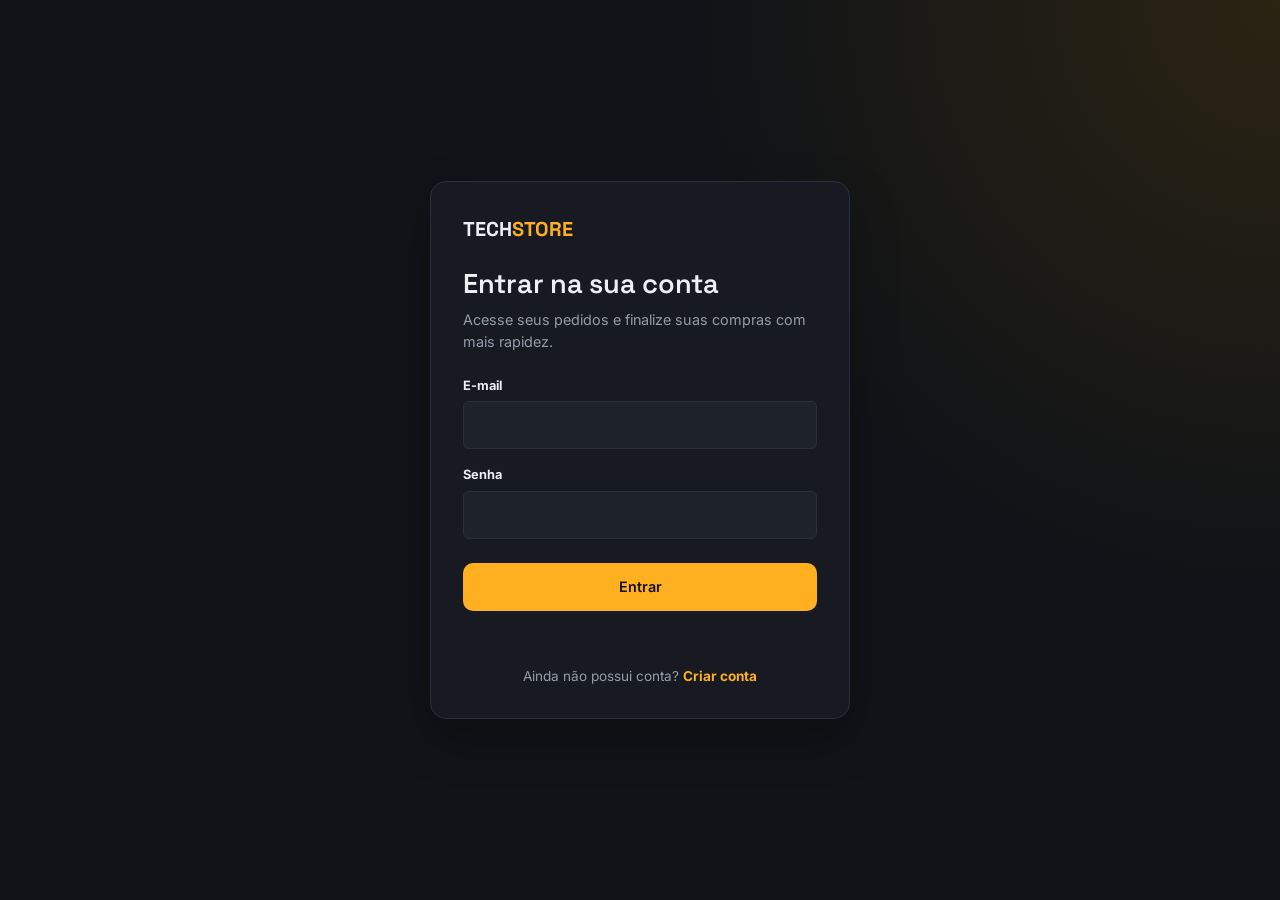
<file: frontend/pages/login.html>
<!DOCTYPE html>
<html lang="pt-BR">
<head>
<meta charset="UTF-8">
<meta name="viewport" content="width=device-width, initial-scale=1.0">
<meta name="description" content="Entre na sua conta TechStore.">
<title>Entrar | TechStore</title>
<link rel="preconnect" href="https://fonts.googleapis.com">
<link rel="preconnect" href="https://fonts.gstatic.com" crossorigin>
<link href="https://fonts.googleapis.com/css2?family=Space+Grotesk:wght@500;600;700&family=Inter:wght@400;500;600;700&display=swap" rel="stylesheet">
<link rel="stylesheet" href="../css/reset.css">
<link rel="stylesheet" href="../css/variables.css">
<link rel="stylesheet" href="../css/base.css">
<link rel="stylesheet" href="../css/components.css">
<link rel="stylesheet" href="../css/layout.css">
<link rel="stylesheet" href="../css/responsive.css">
</head>
<body>
<main class="auth-page">
  <section class="auth-card" aria-labelledby="login-title">
    <a href="../index.html" class="auth-logo">TECH<span>STORE</span></a>
    <h1 id="login-title">Entrar na sua conta</h1>
    <p class="auth-description">Acesse seus pedidos e finalize suas compras com mais rapidez.</p>
    <form id="login-form" novalidate>
      <div class="form-field">
        <label for="email">E-mail</label>
        <input type="email" id="email" name="email" autocomplete="email" required>
      </div>
      <div class="form-field">
        <label for="password">Senha</label>
        <input type="password" id="password" name="password" autocomplete="current-password" required>
      </div>
      <button type="submit" class="btn btn-primary auth-submit" id="login-button">Entrar</button>
      <p class="form-message" id="login-message" role="alert" aria-live="polite"></p>
    </form>
    <p class="auth-footer">Ainda não possui conta? <a href="./cadastro.html">Criar conta</a></p>
  </section>
</main>
<script src="../js/config.js?v=20260923"></script><script type="module" src="../js/pages/login.js"></script>
</body>
</html>
</file>
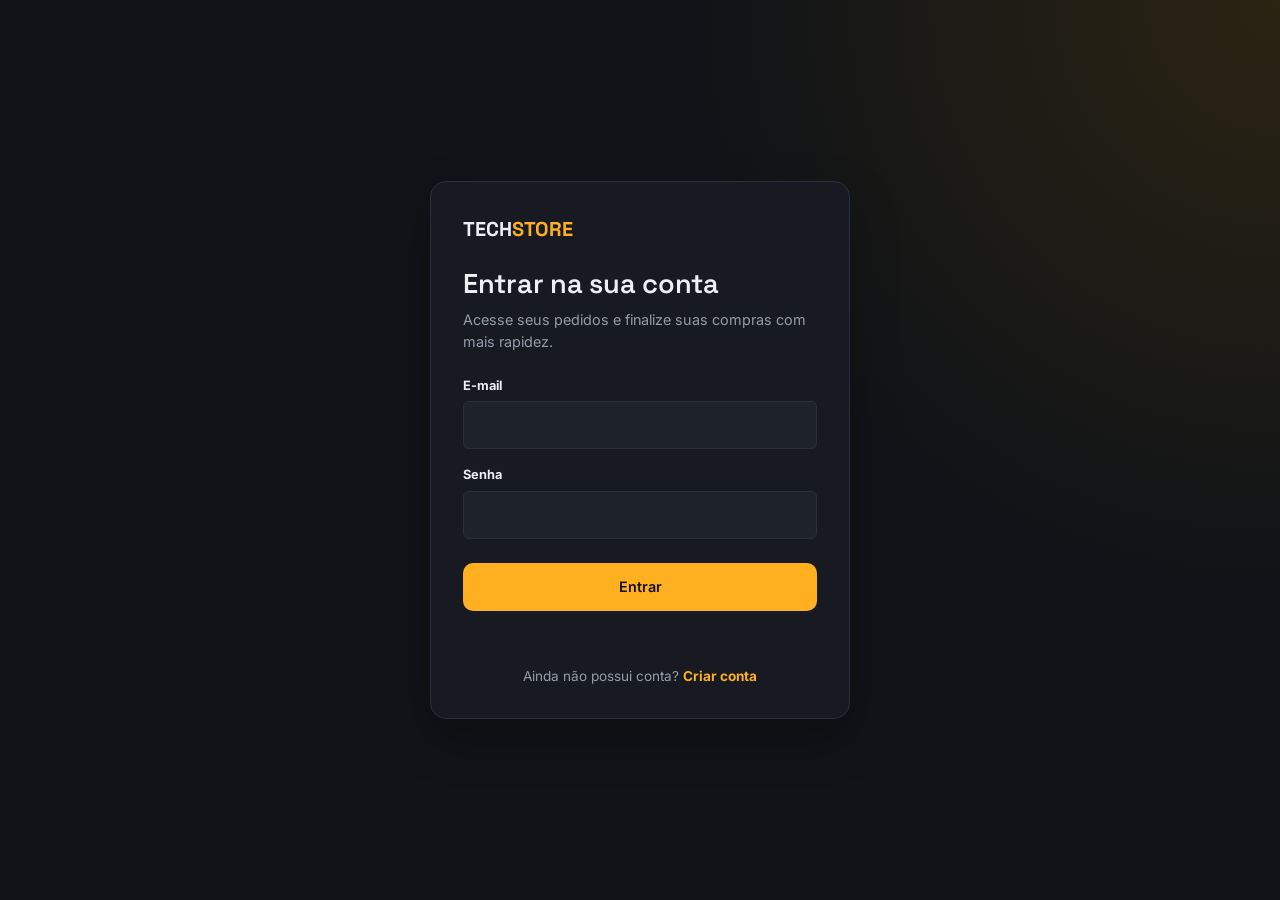
<file: frontend/pages/pedido.html>
<!doctype html>
<html lang="pt-BR">
<head>
<meta charset="UTF-8">
<meta name="viewport" content="width=device-width, initial-scale=1.0">
<meta name="description" content="Detalhes do pedido TechStore.">
<title>Pedido | TechStore</title>
<link rel="preconnect" href="https://fonts.googleapis.com">
<link rel="preconnect" href="https://fonts.gstatic.com" crossorigin>
<link href="https://fonts.googleapis.com/css2?family=Space+Grotesk:wght@500;600;700&family=Inter:wght@400;500;600;700&display=swap" rel="stylesheet">
<link rel="stylesheet" href="../css/reset.css">
<link rel="stylesheet" href="../css/variables.css">
<link rel="stylesheet" href="../css/base.css">
<link rel="stylesheet" href="../css/components.css">
<link rel="stylesheet" href="../css/layout.css">
<link rel="stylesheet" href="../css/responsive.css">
</head>
<body>
<header class="site-header"><div class="container header-bar"><a href="../index.html" class="logo">TECH<span>STORE</span></a><nav class="account-nav" aria-label="Navegação da conta"><a href="./conta.html">Minha conta</a><a href="./pedidos.html" class="is-active">Meus pedidos</a></nav></div></header>
<main class="order-detail-page"><div class="container"><nav class="breadcrumb" aria-label="Breadcrumb"><a href="../index.html">Início</a><span aria-hidden="true">/</span><a href="./conta.html">Minha conta</a><span aria-hidden="true">/</span><a href="./pedidos.html">Meus pedidos</a><span aria-hidden="true">/</span><span id="order-breadcrumb">Pedido</span></nav>
<section class="order-detail-heading" id="order-heading"><div><span class="account-eyebrow">PEDIDO</span><h1 id="order-title">Carregando...</h1><p id="order-date"></p></div><span class="order-status status-pending" id="order-status">Pendente</span></section>
<div class="order-detail-layout" id="order-content" hidden><section class="account-card"><span class="account-card-label">ITENS</span><h2>Produtos do pedido</h2><div class="order-detail-items" id="order-items"></div></section><aside class="account-card order-summary"><span class="account-card-label">RESUMO</span><h2>Total do pedido</h2><div class="order-summary-row"><span>Subtotal</span><strong id="order-subtotal">R$ 0,00</strong></div><div class="order-summary-row"><span>Frete</span><strong id="order-shipping">R$ 0,00</strong></div><div class="order-summary-total"><span>Total</span><strong id="order-total">R$ 0,00</strong></div></aside></div>
<section class="account-card order-shipping-card" id="order-shipping-address" hidden><span class="account-card-label">ENTREGA</span><h2>Endereço utilizado</h2><address class="order-shipping-address" id="order-shipping-address-text"></address></section>
<section class="orders-state" id="order-loading"><div class="loading-spinner" aria-hidden="true"></div><p>Carregando pedido...</p></section><section class="orders-state" id="order-error" hidden><div class="account-card"><h2>Não foi possível carregar o pedido</h2><p id="order-error-message">Tente novamente.</p><a href="./pedidos.html" class="btn btn-primary">Voltar para meus pedidos</a></div></section>
</div></main>
<script src="../js/config.js"></script><script type="module" src="../js/pages/pedido.js"></script>
</body>
</html>
</file>
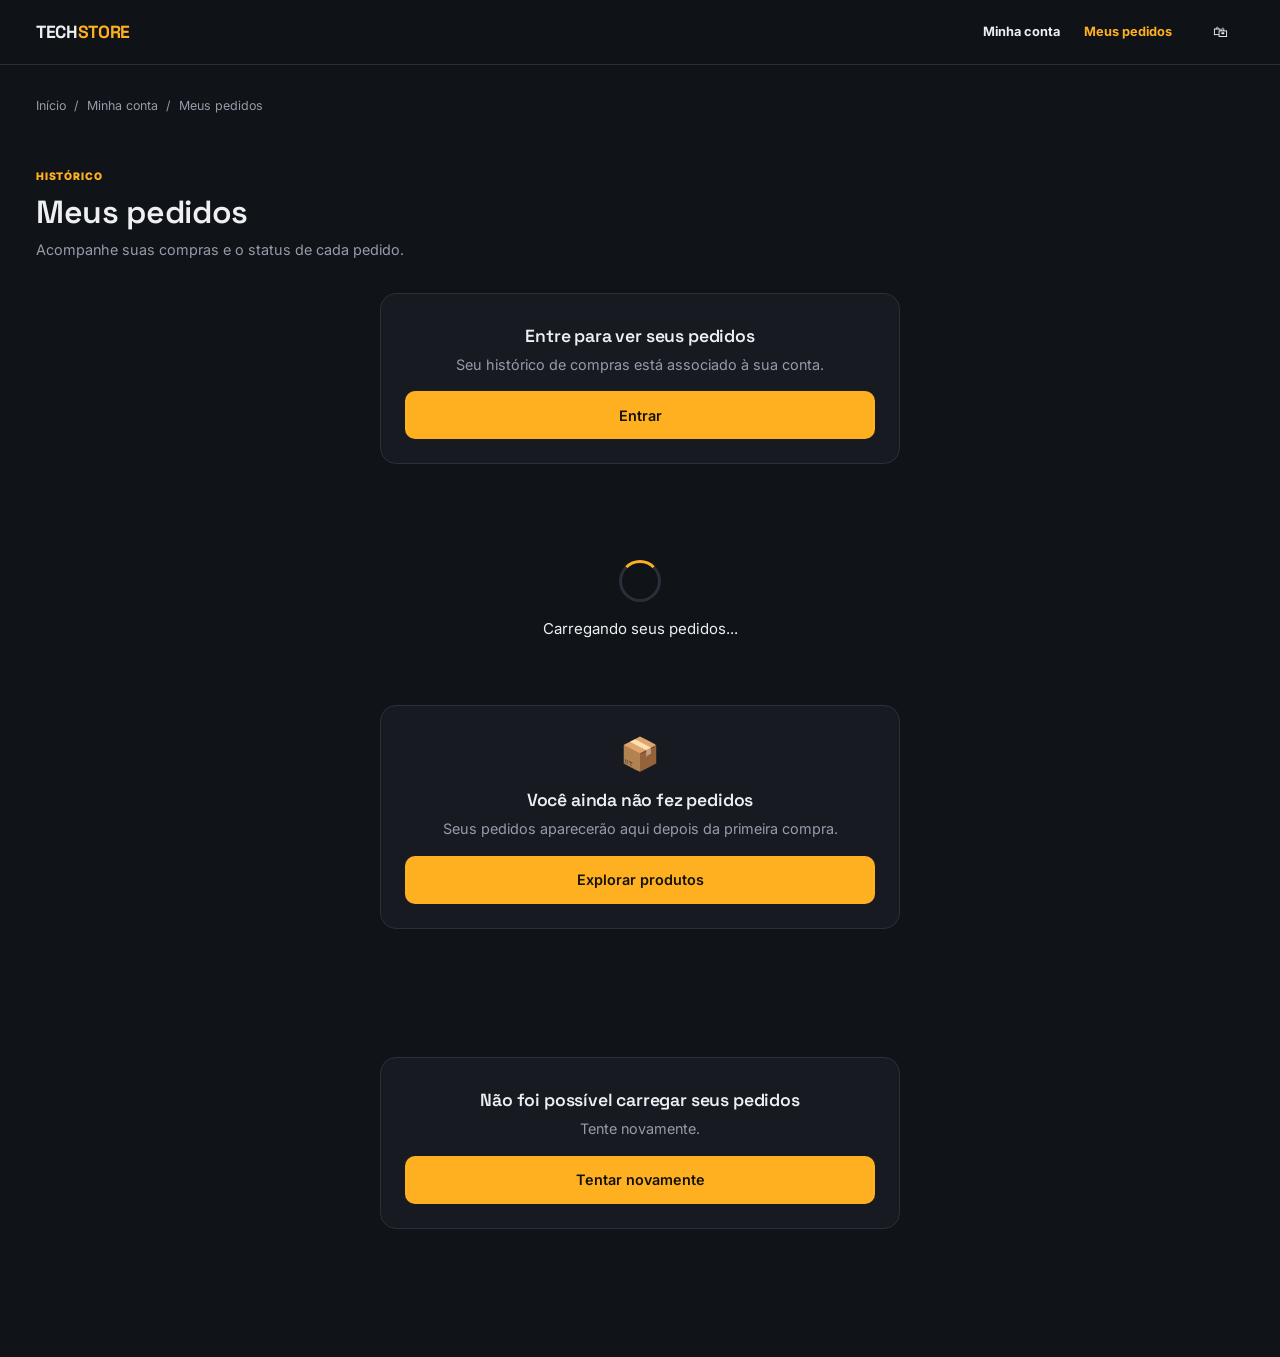
<file: frontend/pages/pedidos.html>
<!DOCTYPE html>
<html lang="pt-BR">
<head>
<meta charset="UTF-8">
<meta name="viewport" content="width=device-width, initial-scale=1.0">
<meta name="description" content="Consulte seus pedidos na TechStore.">
<title>Meus pedidos | TechStore</title>
<link rel="preconnect" href="https://fonts.googleapis.com">
<link rel="preconnect" href="https://fonts.gstatic.com" crossorigin>
<link href="https://fonts.googleapis.com/css2?family=Space+Grotesk:wght@500;600;700&family=Inter:wght@400;500;600;700&display=swap" rel="stylesheet">
<link rel="stylesheet" href="../css/reset.css">
<link rel="stylesheet" href="../css/variables.css">
<link rel="stylesheet" href="../css/base.css">
<link rel="stylesheet" href="../css/components.css">
<link rel="stylesheet" href="../css/layout.css">
<link rel="stylesheet" href="../css/responsive.css">
</head>
<body>
<header class="site-header"><div class="container header-bar"><a href="../index.html" class="logo">TECH<span>STORE</span></a><nav class="account-nav" aria-label="Navegação da conta"><a href="./conta.html">Minha conta</a><a href="./pedidos.html" class="is-active" aria-current="page">Meus pedidos</a></nav><a href="../index.html" class="icon-btn" aria-label="Voltar para loja">🛍</a></div></header>
<main class="orders-page"><div class="container"><nav class="breadcrumb" aria-label="Breadcrumb"><a href="../index.html">Início</a><span aria-hidden="true">/</span><a href="./conta.html">Minha conta</a><span aria-hidden="true">/</span><span>Meus pedidos</span></nav><section class="orders-heading"><span class="account-eyebrow">HISTÓRICO</span><h1>Meus pedidos</h1><p>Acompanhe suas compras e o status de cada pedido.</p></section>
<section id="orders-auth-required" class="orders-state" hidden><article class="account-card"><h2>Entre para ver seus pedidos</h2><p>Seu histórico de compras está associado à sua conta.</p><a href="./login.html?redirect=pedidos" class="btn btn-primary">Entrar</a></article></section>
<section id="orders-loading" class="orders-state" hidden><div class="loading-spinner" aria-hidden="true"></div><p>Carregando seus pedidos...</p></section>
<section id="orders-empty" class="orders-state" hidden><article class="account-card"><div class="orders-empty-icon" aria-hidden="true">📦</div><h2>Você ainda não fez pedidos</h2><p>Seus pedidos aparecerão aqui depois da primeira compra.</p><a href="./produtos.html" class="btn btn-primary">Explorar produtos</a></article></section>
<section id="orders-content" hidden aria-live="polite"><div class="orders-list" id="orders-list"></div></section>
<section id="orders-error" class="orders-state" hidden><article class="account-card"><h2>Não foi possível carregar seus pedidos</h2><p id="orders-error-message">Tente novamente.</p><button type="button" class="btn btn-primary" id="retry-orders">Tentar novamente</button></article></section>
</div></main>
<script src="../js/config.js"></script><script type="module" src="../js/pages/pedidos.js"></script>
</body>
</html>
</file>
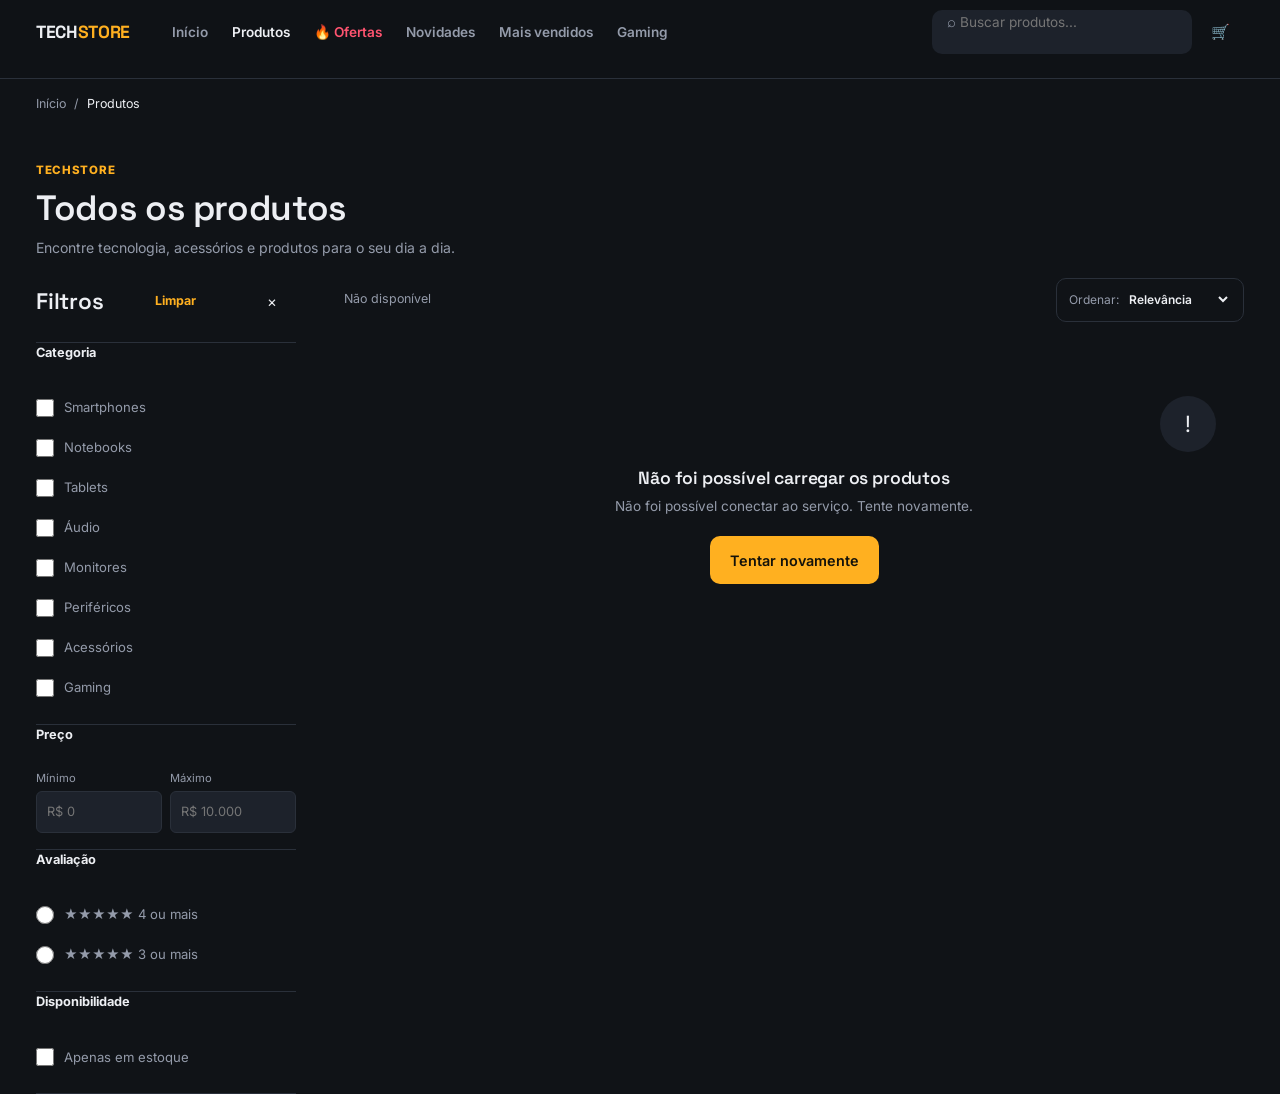
<file: frontend/pages/produtos.html>
<!DOCTYPE html>
<html lang="pt-BR">
<head>
<meta charset="UTF-8">
<meta name="viewport" content="width=device-width, initial-scale=1.0">
<meta name="description" content="Encontre smartphones, notebooks, periféricos, acessórios e outros eletrônicos na TechStore.">
<meta name="theme-color" content="#101317">
<title>Produtos | TechStore</title>

<link rel="preconnect" href="https://fonts.googleapis.com">
<link rel="preconnect" href="https://fonts.gstatic.com" crossorigin>
<link href="https://fonts.googleapis.com/css2?family=Space+Grotesk:wght@500;600;700&family=Inter:wght@400;500;600;700&display=swap" rel="stylesheet">

<link rel="stylesheet" href="../css/reset.css">
<link rel="stylesheet" href="../css/variables.css">
<link rel="stylesheet" href="../css/base.css">
<link rel="stylesheet" href="../css/components.css">
<link rel="stylesheet" href="../css/layout.css">
<link rel="stylesheet" href="../css/responsive.css">
</head>
<body>

<a href="#main-content" class="sr-only">Pular para o conteúdo</a>

<header class="site-header">
  <div class="container header-bar">

    <button type="button" class="icon-btn menu-button" id="menuButton" aria-label="Abrir menu" aria-controls="mobileDrawer" aria-expanded="false">☰</button>

    <a href="../index.html" class="logo" aria-label="TechStore - página inicial">TECH<span>STORE</span></a>

    <nav class="desktop-nav" aria-label="Navegação principal">
      <a href="../index.html" class="nav-link">Início</a>
      <a href="./produtos.html" class="nav-link">Produtos</a>
      <a href="./produtos.html?categoria=ofertas" class="nav-link nav-sale">🔥 Ofertas</a>
      <a href="./produtos.html?categoria=novidades" class="nav-link">Novidades</a>
      <a href="./produtos.html?categoria=mais-vendidos" class="nav-link">Mais vendidos</a>
      <a href="./produtos.html?categoria=gaming" class="nav-link">Gaming</a>
    </nav>
    <nav id="dynamic-category-menu" class="dynamic-category-menu" aria-label="Categorias"></nav>

    <div class="header-actions">
      <div class="desktop-search search-box">
        <span class="search-icon" aria-hidden="true">⌕</span>
        <input id="desktopSearchInput" type="search" placeholder="Buscar produtos..." autocomplete="off">
      </div>

      <button type="button" class="icon-btn mobile-search-button" id="mobileSearchButton" aria-label="Abrir pesquisa">⌕</button>

      <button type="button" class="icon-btn cart-button" id="cartButton" aria-label="Abrir carrinho" aria-controls="cartDrawer" aria-expanded="false">
        🛒
        <span class="cart-count" id="cartCount" aria-live="polite" hidden>0</span>
      </button>
    </div>

  </div>

  <div class="mobile-search-panel container" id="mobileSearchPanel" hidden>
    <div class="search-box">
      <span class="search-icon" aria-hidden="true">⌕</span>
      <input id="mobileSearchInput" type="search" placeholder="Buscar produtos..." autocomplete="off">
    </div>
  </div>
</header>

<div class="drawer-scrim" id="drawerScrim"></div>

<div class="mobile-drawer" id="mobileDrawer" aria-hidden="true">
  <div class="drawer-header">
    <span class="logo">Menu</span>
    <button type="button" class="icon-btn" id="drawerClose" aria-label="Fechar menu">×</button>
  </div>

  <nav class="mobile-nav" aria-label="Navegação mobile">
    <a href="../index.html" class="mobile-nav-link">Início</a>
    <a href="./produtos.html" class="mobile-nav-link">Produtos</a>
    <a href="./produtos.html?categoria=ofertas" class="mobile-nav-link nav-sale">🔥 Ofertas</a>
    <a href="./produtos.html?categoria=novidades" class="mobile-nav-link">Novidades</a>
    <a href="./produtos.html?categoria=mais-vendidos" class="mobile-nav-link">Mais vendidos</a>
    <a href="./produtos.html?categoria=gaming" class="mobile-nav-link">Gaming</a>
  </nav>
</div>

<main id="main-content">
  <div class="container">
    <nav class="breadcrumb" aria-label="Breadcrumb">
      <a href="../index.html">Início</a>
      <span aria-hidden="true">/</span>
      <span class="current" id="breadcrumbCurrent">Produtos</span>
    </nav>
  </div>

  <section class="catalog-header">
    <div class="container">
      <span class="catalog-eyebrow" id="catalogEyebrow">TECHSTORE</span>
      <h1 id="catalogTitle">Todos os produtos</h1>
      <p id="catalogDescription">Encontre tecnologia, acessórios e produtos para o seu dia a dia.</p>

      <div class="catalog-search search-box">
        <span class="search-icon" aria-hidden="true">⌕</span>
        <input id="catalogSearchInput" type="search" placeholder="Buscar neste catálogo..." autocomplete="off">
      </div>
    </div>
  </section>

  <section class="container catalog-layout">

    <aside class="filters-panel" id="filtersPanel" aria-label="Filtros de produtos">
      <div class="filters-panel-header">
        <h2>Filtros</h2>
        <button type="button" class="clear-filters" id="clearFiltersBtn">Limpar</button>
        <button type="button" class="icon-btn" id="filtersClose" aria-label="Fechar filtros">×</button>
      </div>

      <fieldset class="filter-group">
        <legend>Categoria</legend>
        <label class="filter-option"><input type="checkbox" name="category" value="smartphones"><span>Smartphones</span></label>
        <label class="filter-option"><input type="checkbox" name="category" value="notebooks"><span>Notebooks</span></label>
        <label class="filter-option"><input type="checkbox" name="category" value="tablets"><span>Tablets</span></label>
        <label class="filter-option"><input type="checkbox" name="category" value="audio"><span>Áudio</span></label>
        <label class="filter-option"><input type="checkbox" name="category" value="monitores"><span>Monitores</span></label>
        <label class="filter-option"><input type="checkbox" name="category" value="perifericos"><span>Periféricos</span></label>
        <label class="filter-option"><input type="checkbox" name="category" value="acessorios"><span>Acessórios</span></label>
        <label class="filter-option"><input type="checkbox" name="category" value="gaming"><span>Gaming</span></label>
      </fieldset>

      <fieldset class="filter-group">
        <legend>Preço</legend>
        <div class="price-fields">
          <label><span>Mínimo</span><input type="number" id="minPrice" min="0" step="0.01" placeholder="R$ 0"></label>
          <label><span>Máximo</span><input type="number" id="maxPrice" min="0" step="0.01" placeholder="R$ 10.000"></label>
        </div>
      </fieldset>

      <fieldset class="filter-group">
        <legend>Avaliação</legend>
        <label class="filter-option"><input type="radio" name="rating" value="4"><span>★★★★★ 4 ou mais</span></label>
        <label class="filter-option"><input type="radio" name="rating" value="3"><span>★★★★★ 3 ou mais</span></label>
      </fieldset>

      <fieldset class="filter-group">
        <legend>Disponibilidade</legend>
        <label class="filter-option"><input type="checkbox" id="inStock"><span>Apenas em estoque</span></label>
      </fieldset>

      <button type="button" class="btn btn-primary btn-block apply-filters-btn" id="applyFiltersBtn">Ver resultados</button>
    </aside>

    <div class="catalog-products">

      <div class="catalog-toolbar">
        <span class="product-count" id="productCount" aria-live="polite">0 produtos</span>

        <div class="toolbar-actions">
          <button type="button" class="filter-toggle-btn" id="filterToggleBtn" aria-controls="filtersPanel" aria-expanded="false">☷ Filtros</button>

          <label class="sort-select" for="sortSelect">
            <span>Ordenar:</span>
            <select id="sortSelect">
              <option value="relevance">Relevância</option>
              <option value="price-asc">Menor preço</option>
              <option value="price-desc">Maior preço</option>
              <option value="rating">Mais avaliados</option>
              <option value="newest">Mais recentes</option>
              <option value="bestseller">Mais vendidos</option>
            </select>
          </label>
        </div>
      </div>

      <div class="product-grid" id="catalogGrid" aria-live="polite"></div>

      <div class="empty-state" id="emptyState" hidden>
        <div class="empty-state-icon" aria-hidden="true">⌕</div>
        <h2>Nenhum produto encontrado</h2>
        <p>Tente alterar os filtros ou realizar uma nova busca.</p>
        <button type="button" class="btn btn-primary" id="emptyClearFiltersBtn">Limpar filtros</button>
      </div>

      <div class="empty-state" id="catalogErrorState" hidden>
        <div class="empty-state-icon" aria-hidden="true">!</div>
        <h2>Não foi possível carregar os produtos</h2>
        <p id="catalogErrorMessage">Verifique sua conexão e tente novamente.</p>
        <button type="button" class="btn btn-primary" id="catalogRetryBtn">Tentar novamente</button>
      </div>

      <nav class="pagination" id="pagination" aria-label="Paginação de produtos"></nav>
    </div>

  </section>
</main>

<!-- Cart drawer -->
<div class="drawer-scrim" id="cartScrim"></div>

<aside class="cart-drawer" id="cartDrawer" aria-label="Carrinho de compras" aria-hidden="true">
  <div class="cart-header">
    <span class="logo">Sua sacola</span>
    <button type="button" class="icon-btn" id="cartClose" aria-label="Fechar carrinho">×</button>
  </div>

  <div class="cart-items" id="cartItems"></div>

  <div class="cart-footer">
    <div class="cart-total-row">
      <span>Total</span>
      <strong id="cartTotal">R$ 0,00</strong>
    </div>
    <a href="./checkout.html" class="btn btn-primary btn-block">Finalizar compra</a>
  </div>
</aside>

<div id="toast" class="toast" role="status" aria-live="polite"></div>

<script src="../js/config.js?v=20260923"></script><script type="module" src="../js/app.js?v=20260923"></script>

</body>
</html>
</file>
<file: frontend/css/variables.css>
:root {
  /* Color */
  --color-bg: #101317;
  --color-surface: #171B21;
  --color-surface-alt: #1D222B;
  --color-border: #2A303A;
  --color-text: #EDEFF3;
  --color-text-muted: #949BAA;

  --color-primary: #FFB020;
  --color-primary-hover: #FFC658;
  --color-on-primary: #14120A;

  --color-danger: #FF5470;
  --color-success: #3ED598;
  --color-white: #FFFFFF;

  /* Type */
  --font-display: "Space Grotesk", "Segoe UI", sans-serif;
  --font-body: "Inter", "Segoe UI", sans-serif;

  /* Radius */
  --radius-sm: 6px;
  --radius-md: 10px;
  --radius-lg: 16px;

  /* Layout */
  --container-width: 1240px;
  --header-height: 64px;

  /* Motion */
  --ease: cubic-bezier(.4, 0, .2, 1);
}
</file>
<file: frontend/css/base.css>
body {
  background: var(--color-bg);
  color: var(--color-text);
  font-family: var(--font-body);
  font-size: 15px;
}

h1, h2, h3 {
  font-family: var(--font-display);
  font-weight: 600;
  letter-spacing: -0.01em;
  line-height: 1.15;
}

.container {
  width: 100%;
  max-width: var(--container-width);
  margin-inline: auto;
  padding-inline: 16px;
}

.sr-only {
  position: absolute;
  width: 1px; height: 1px;
  padding: 0; margin: -1px;
  overflow: hidden;
  clip: rect(0, 0, 0, 0);
  white-space: nowrap;
  border: 0;
}

:focus-visible {
  outline: 2px solid var(--color-primary);
  outline-offset: 2px;
}

body.drawer-open { overflow: hidden; }

.btn {
  display: inline-flex;
  align-items: center;
  justify-content: center;
  gap: 8px;
  min-height: 48px;
  padding-inline: 20px;
  border-radius: var(--radius-md);
  font-weight: 600;
  font-size: 0.9rem;
  transition: transform .15s var(--ease), background .15s var(--ease), opacity .15s var(--ease);
}

.btn:active { transform: scale(0.98); }

.btn-primary {
  background: var(--color-primary);
  color: var(--color-on-primary);
}

.btn-primary:hover { background: var(--color-primary-hover); }

.btn-primary:disabled {
  background: var(--color-surface-alt);
  color: var(--color-text-muted);
  cursor: not-allowed;
}

.btn-outline {
  border: 1px solid var(--color-border);
  color: var(--color-text);
  background: transparent;
}

.btn-outline:hover { border-color: var(--color-primary); color: var(--color-primary); }

.btn-block { width: 100%; }
</file>
<file: frontend/css/components.css>
/* =====================================================
   HEADER
===================================================== */

.site-header {
  position: sticky;
  top: 0;
  z-index: 40;
  background: rgba(16, 19, 23, 0.92);
  backdrop-filter: blur(8px);
  border-bottom: 1px solid var(--color-border);
}

.header-bar {
  display: flex;
  align-items: center;
  gap: 8px;
  height: var(--header-height);
}

.icon-btn {
  display: flex;
  align-items: center;
  justify-content: center;
  width: 48px;
  height: 48px;
  border-radius: var(--radius-md);
  flex-shrink: 0;
}

.icon-btn:hover { background: var(--color-surface-alt); }

.logo {
  font-family: var(--font-display);
  font-size: 1.1rem;
  font-weight: 700;
  letter-spacing: -0.02em;
}

.logo span { color: var(--color-primary); }

.desktop-nav {
  display: none;
  align-items: center;
  gap: 4px;
  margin-left: 24px;
}

.dynamic-category-menu { display: none; }

.nav-link {
  display: inline-flex;
  align-items: center;
  height: 40px;
  padding-inline: 10px;
  border-radius: var(--radius-sm);
  font-size: 0.85rem;
  font-weight: 600;
  color: var(--color-text-muted);
}

.nav-link:hover, .nav-link.is-active { color: var(--color-text); }

.nav-link.nav-sale { color: var(--color-danger); }

.header-actions {
  display: flex;
  align-items: center;
  gap: 4px;
  margin-left: auto;
}

.desktop-search { display: none; }

.search-box {
  display: flex;
  align-items: center;
  gap: 8px;
  height: 44px;
  padding-inline: 14px;
  border-radius: var(--radius-md);
  background: var(--color-surface-alt);
  border: 1px solid transparent;
}

.search-box:focus-within { border-color: var(--color-primary); }

.search-box input {
  flex: 1;
  min-width: 0;
  background: transparent;
  border: 0;
  outline: 0;
  font-size: 0.85rem;
}

.search-icon { color: var(--color-text-muted); font-size: 0.95rem; }

.mobile-search-panel {
  padding: 0 16px 12px;
}

/* =====================================================
   AUTH
===================================================== */

.auth-page {
  min-height: 100dvh;
  display: grid;
  place-items: center;
  padding: 24px;
  background: radial-gradient(circle at top right, #2b2413 0, transparent 38%), var(--color-bg);
}

.auth-card {
  width: min(100%, 420px);
  padding: 32px;
  border: 1px solid var(--color-border);
  border-radius: var(--radius-lg);
  background: var(--color-surface);
  box-shadow: 0 20px 50px rgb(0 0 0 / 24%);
}

.auth-logo {
  display: inline-block;
  margin-bottom: 24px;
  color: var(--color-text);
  font-family: var(--font-display);
  font-size: 1.25rem;
  font-weight: 700;
  text-decoration: none;
}

.auth-logo span { color: var(--color-primary); }

.auth-card h1 { margin: 0; font-size: 1.7rem; }

.auth-description {
  margin-top: 10px;
  color: var(--color-text-muted);
  font-size: .9rem;
  line-height: 1.5;
}

#login-form, #register-form { margin-top: 24px; }

.form-field {
  display: grid;
  gap: 6px;
  margin-bottom: 16px;
}

.form-field label { font-size: .8rem; font-weight: 700; }

.form-field input {
  width: 100%;
  min-height: 48px;
  padding: 0 12px;
  border: 1px solid var(--color-border);
  border-radius: var(--radius-sm);
  background: var(--color-surface-alt);
  color: var(--color-text);
  outline: 0;
}

.form-field input:focus {
  border-color: var(--color-primary);
  box-shadow: 0 0 0 3px rgb(255 176 32 / 15%);
}

.auth-submit { width: 100%; margin-top: 8px; }

.form-message {
  min-height: 1.2rem;
  margin-top: 12px;
  color: var(--color-danger);
  font-size: .8rem;
}

.auth-footer {
  margin-top: 24px;
  color: var(--color-text-muted);
  font-size: .85rem;
  text-align: center;
}

.auth-footer a { color: var(--color-primary); font-weight: 700; }

.cart-button { position: relative; }

.cart-count {
  position: absolute;
  top: 4px;
  right: 4px;
  min-width: 18px;
  height: 18px;
  padding-inline: 4px;
  display: flex;
  align-items: center;
  justify-content: center;
  border-radius: 999px;
  background: var(--color-primary);
  color: var(--color-on-primary);
  font-size: 0.65rem;
  font-weight: 800;
}

.cart-count[hidden] { display: none; }

/* =====================================================
   MOBILE DRAWER (menu)
===================================================== */

.drawer-scrim {
  position: fixed;
  inset: 0;
  z-index: 90;
  background: rgba(0,0,0,.55);
  opacity: 0;
  visibility: hidden;
  transition: opacity .25s var(--ease), visibility .25s var(--ease);
}

.drawer-scrim.is-open { opacity: 1; visibility: visible; }

.mobile-drawer {
  position: fixed;
  z-index: 91;
  top: 0; left: 0; bottom: 0;
  width: min(84vw, 340px);
  background: var(--color-surface);
  border-right: 1px solid var(--color-border);
  transform: translateX(-100%);
  transition: transform .25s var(--ease);
  display: flex;
  flex-direction: column;
}

.mobile-drawer.is-open { transform: translateX(0); }

.drawer-header {
  display: flex;
  align-items: center;
  justify-content: space-between;
  height: var(--header-height);
  padding-inline: 16px;
  border-bottom: 1px solid var(--color-border);
}

.mobile-nav {
  flex: 1;
  overflow-y: auto;
  padding: 8px;
}

.mobile-nav-link {
  display: flex;
  align-items: center;
  gap: 12px;
  min-height: 48px;
  padding-inline: 12px;
  border-radius: var(--radius-md);
  font-weight: 600;
  font-size: 0.9rem;
}

.mobile-nav-link:hover { background: var(--color-surface-alt); }

.mobile-nav-link.nav-sale { color: var(--color-danger); }

/* =====================================================
   CART DRAWER
===================================================== */

.cart-drawer {
  position: fixed;
  z-index: 92;
  top: 0; right: 0; bottom: 0;
  width: 100%;
  max-width: 420px;
  background: var(--color-surface);
  border-left: 1px solid var(--color-border);
  display: flex;
  flex-direction: column;
  transform: translateX(100%);
  transition: transform .25s var(--ease);
}

.cart-drawer.is-open { transform: translateX(0); }

.cart-header {
  display: flex;
  align-items: center;
  justify-content: space-between;
  height: var(--header-height);
  padding-inline: 16px;
  border-bottom: 1px solid var(--color-border);
}

.cart-items {
  flex: 1;
  overflow-y: auto;
  padding: 16px;
}

.cart-empty {
  display: flex;
  flex-direction: column;
  align-items: center;
  justify-content: center;
  height: 100%;
  text-align: center;
  color: var(--color-text-muted);
  gap: 6px;
  padding: 32px;
}

.cart-empty-icon { font-size: 2rem; }

.cart-item {
  display: grid;
  grid-template-columns: 68px 1fr auto;
  gap: 12px;
  padding-block: 14px;
  border-bottom: 1px solid var(--color-border);
}

.cart-item img {
  width: 68px; height: 68px;
  object-fit: cover;
  border-radius: var(--radius-sm);
  background: var(--color-surface-alt);
}

.cart-item-info h3 { font-size: 0.85rem; font-weight: 600; margin-bottom: 4px; }

.cart-item-info .cart-item-meta {
  font-size: 0.72rem;
  color: var(--color-text-muted);
  margin-bottom: 6px;
}

.qty-controls {
  display: inline-flex;
  align-items: center;
  border: 1px solid var(--color-border);
  border-radius: var(--radius-sm);
}

.qty-controls button {
  width: 32px; height: 32px;
  font-size: 1rem;
}

.qty-controls span { min-width: 24px; text-align: center; font-size: 0.85rem; }

.cart-item-remove {
  color: var(--color-text-muted);
  font-size: 0.72rem;
  font-weight: 600;
  height: fit-content;
}

.cart-item-remove:hover { color: var(--color-danger); }

.cart-footer {
  padding: 16px;
  border-top: 1px solid var(--color-border);
}

.cart-total-row {
  display: flex;
  justify-content: space-between;
  align-items: baseline;
  margin-bottom: 12px;
  font-size: 0.9rem;
  color: var(--color-text-muted);
}

.cart-total-row strong {
  font-size: 1.3rem;
  color: var(--color-text);
  font-family: var(--font-display);
}

/* =====================================================
   BREADCRUMB
===================================================== */

.breadcrumb {
  display: flex;
  gap: 8px;
  padding-block: 16px;
  font-size: 0.78rem;
  color: var(--color-text-muted);
}

.breadcrumb a:hover { color: var(--color-primary); }
.breadcrumb .current { color: var(--color-text); }

/* =====================================================
   PRODUCT CARD
===================================================== */

.product-card { min-width: 0; }

.product-card-image {
  position: relative;
  display: block;
  aspect-ratio: 1 / 1;
  border-radius: var(--radius-lg);
  overflow: hidden;
  background: var(--color-surface-alt);
}

.product-card-image img {
  width: 100%; height: 100%;
  object-fit: cover;
  transition: transform .4s var(--ease);
}

.product-card:hover .product-card-image img { transform: scale(1.05); }

.badge {
  position: absolute;
  top: 10px; left: 10px;
  z-index: 2;
  padding: 4px 9px;
  border-radius: 999px;
  font-size: 0.65rem;
  font-weight: 800;
  letter-spacing: 0.02em;
}

.badge-sale { background: var(--color-danger); color: var(--color-white); }
.badge-new { background: var(--color-success); color: #06251a; }
.badge-best-seller { background: var(--color-primary); color: var(--color-on-primary); }

.product-card-body { padding-top: 10px; }

.product-card-category {
  display: block;
  color: var(--color-text-muted);
  font-size: 0.68rem;
  font-weight: 700;
  margin-bottom: 3px;
}

.product-card-name {
  font-size: 0.88rem;
  font-weight: 600;
  line-height: 1.3;
  display: -webkit-box;
  -webkit-line-clamp: 2;
  -webkit-box-orient: vertical;
  overflow: hidden;
  min-height: 2.4em;
}

.product-card-name a:hover { color: var(--color-primary); }

.product-card-rating {
  display: flex;
  align-items: center;
  gap: 5px;
  margin-top: 6px;
  font-size: 0.72rem;
  color: var(--color-text-muted);
}

.product-card-rating .stars { color: var(--color-primary); letter-spacing: 1px; }

.product-card-price { margin-top: 8px; }

.old-price {
  display: block;
  font-size: 0.72rem;
  color: var(--color-text-muted);
  text-decoration: line-through;
}

.price {
  font-family: var(--font-display);
  font-size: 1.1rem;
  font-weight: 700;
}

.discount-tag {
  margin-left: 6px;
  font-size: 0.7rem;
  font-weight: 700;
  color: var(--color-success);
}

.add-cart-btn {
  width: 100%;
  min-height: 44px;
  margin-top: 10px;
  border-radius: var(--radius-md);
  background: var(--color-surface-alt);
  border: 1px solid var(--color-border);
  color: var(--color-text);
  font-size: 0.78rem;
  font-weight: 700;
  transition: background .15s var(--ease), border-color .15s var(--ease);
}

.add-cart-btn:hover { border-color: var(--color-primary); color: var(--color-primary); }

.add-cart-btn:disabled {
  color: var(--color-text-muted);
  cursor: not-allowed;
}

.product-grid {
  display: grid;
  grid-template-columns: repeat(2, minmax(0, 1fr));
  gap: 24px 12px;
}

/* =====================================================
   CATALOG / FILTERS
===================================================== */

.catalog-header { padding-block: 28px 20px; }

.catalog-eyebrow {
  color: var(--color-primary);
  font-size: 0.72rem;
  font-weight: 800;
  letter-spacing: 0.06em;
}

.catalog-header h1 {
  margin-top: 8px;
  font-size: 1.8rem;
}

.catalog-header p {
  margin-top: 8px;
  max-width: 60ch;
  color: var(--color-text-muted);
  font-size: 0.88rem;
}

.catalog-search { margin-top: 20px; }

.catalog-layout { display: block; }

.catalog-toolbar {
  display: flex;
  align-items: center;
  justify-content: space-between;
  gap: 12px;
  margin-bottom: 18px;
}

.product-count { font-size: 0.78rem; color: var(--color-text-muted); }

.toolbar-actions { display: flex; align-items: center; gap: 8px; }

.filter-toggle-btn {
  display: inline-flex;
  align-items: center;
  gap: 6px;
  height: 44px;
  padding-inline: 14px;
  border: 1px solid var(--color-border);
  border-radius: var(--radius-md);
  font-size: 0.78rem;
  font-weight: 700;
}

.sort-select {
  display: flex;
  align-items: center;
  gap: 6px;
  height: 44px;
  padding-inline: 12px;
  border: 1px solid var(--color-border);
  border-radius: var(--radius-md);
  font-size: 0.75rem;
}

.sort-select span { display: none; color: var(--color-text-muted); }

.sort-select select { background: transparent; border: 0; outline: 0; font-weight: 600; }

.filters-panel {
  position: fixed;
  inset: 0;
  z-index: 95;
  background: var(--color-bg);
  padding: 16px;
  overflow-y: auto;
  transform: translateX(-100%);
  transition: transform .25s var(--ease);
}

.filters-panel.is-open { transform: translateX(0); }

.filters-panel-header {
  display: flex;
  align-items: center;
  justify-content: space-between;
  padding-bottom: 16px;
  border-bottom: 1px solid var(--color-border);
}

.clear-filters {
  color: var(--color-primary);
  font-size: 0.78rem;
  font-weight: 700;
}

.filter-group {
  padding-block: 16px;
  border-bottom: 1px solid var(--color-border);
}

.filter-group legend {
  font-size: 0.8rem;
  font-weight: 700;
  margin-bottom: 10px;
}

.filter-option {
  display: flex;
  align-items: center;
  gap: 10px;
  min-height: 40px;
  font-size: 0.82rem;
  color: var(--color-text-muted);
}

.filter-option input { width: 18px; height: 18px; accent-color: var(--color-primary); }

.price-fields {
  display: grid;
  grid-template-columns: 1fr 1fr;
  gap: 8px;
}

.price-fields label span {
  display: block;
  font-size: 0.7rem;
  color: var(--color-text-muted);
  margin-bottom: 4px;
}

.price-fields input {
  width: 100%;
  height: 42px;
  padding-inline: 10px;
  background: var(--color-surface-alt);
  border: 1px solid var(--color-border);
  border-radius: var(--radius-sm);
  font-size: 0.8rem;
}

.apply-filters-btn { margin-top: 16px; }

.empty-state {
  padding: 56px 16px;
  text-align: center;
}

.empty-state-icon {
  width: 56px; height: 56px;
  margin-inline: auto 12px;
  display: grid;
  place-items: center;
  border-radius: 50%;
  background: var(--color-surface-alt);
  font-size: 1.4rem;
  margin-bottom: 16px;
}

.empty-state h2 { font-size: 1.1rem; margin-bottom: 8px; }

.empty-state p {
  color: var(--color-text-muted);
  font-size: 0.85rem;
  margin-bottom: 20px;
}

.pagination {
  display: flex;
  justify-content: center;
  gap: 6px;
  margin-top: 36px;
}

.page-btn {
  width: 40px; height: 40px;
  border: 1px solid var(--color-border);
  border-radius: var(--radius-sm);
  font-weight: 700;
  font-size: 0.82rem;
}

.page-btn:hover { border-color: var(--color-primary); color: var(--color-primary); }

.page-btn.is-active {
  background: var(--color-primary);
  border-color: var(--color-primary);
  color: var(--color-on-primary);
}

/* =====================================================
   PRODUCT PAGE
===================================================== */

.product-page {
  display: grid;
  gap: 28px;
  padding-block: 16px 40px;
}

.product-gallery { position: relative; }

.product-main-image {
  position: relative;
  aspect-ratio: 1 / 1;
  border-radius: var(--radius-lg);
  overflow: hidden;
  background: var(--color-surface-alt);
}

.product-main-image img { width: 100%; height: 100%; object-fit: cover; }

.product-thumbs {
  display: flex;
  gap: 10px;
  margin-top: 10px;
  overflow-x: auto;
}

.product-thumb {
  flex: 0 0 62px;
  width: 62px; height: 62px;
  border-radius: var(--radius-sm);
  overflow: hidden;
  border: 2px solid transparent;
  background: var(--color-surface-alt);
}

.product-thumb.is-active { border-color: var(--color-primary); }

.product-thumb img { width: 100%; height: 100%; object-fit: cover; }

.product-category-label {
  color: var(--color-primary);
  font-size: 0.78rem;
  font-weight: 700;
  text-transform: uppercase;
}

.product-info h1 { font-size: 1.7rem; margin-top: 6px; }

.product-rating-row {
  display: flex;
  align-items: center;
  gap: 8px;
  margin-top: 12px;
  font-size: 0.82rem;
  color: var(--color-text-muted);
}

.product-rating-row .stars { color: var(--color-primary); letter-spacing: 2px; }

.product-price-block {
  display: flex;
  flex-wrap: wrap;
  align-items: center;
  gap: 10px;
  margin-top: 16px;
}

.product-price-block .old-price { width: 100%; font-size: 0.85rem; }

.product-price-block .price { font-size: 1.9rem; }

.installments { margin-top: 6px; font-size: 0.82rem; color: var(--color-success); }

.product-description {
  margin-top: 20px;
  padding-top: 18px;
  border-top: 1px solid var(--color-border);
  color: var(--color-text-muted);
  font-size: 0.88rem;
  line-height: 1.7;
}

.product-description h2 { color: var(--color-text); font-size: 0.95rem; margin-bottom: 8px; }

.variant-group { margin-top: 18px; }

.variant-group legend { font-weight: 700; font-size: 0.85rem; margin-bottom: 8px; }

.variant-options { display: flex; flex-wrap: wrap; gap: 8px; }

.variant-option { position: relative; }

.variant-option input {
  position: absolute;
  opacity: 0;
  inset: 0;
  cursor: pointer;
}

.variant-option span {
  display: flex;
  align-items: center;
  justify-content: center;
  min-width: 48px;
  min-height: 44px;
  padding-inline: 14px;
  border: 1px solid var(--color-border);
  border-radius: var(--radius-md);
  font-size: 0.82rem;
  font-weight: 600;
}

.variant-option input:checked + span {
  border-color: var(--color-primary);
  color: var(--color-primary);
  box-shadow: inset 0 0 0 1px var(--color-primary);
}

.stock-row {
  display: flex;
  align-items: center;
  gap: 8px;
  margin-top: 18px;
  font-size: 0.85rem;
}

.stock-dot { width: 9px; height: 9px; border-radius: 50%; }
.stock-dot.in { background: var(--color-success); }
.stock-dot.low { background: var(--color-primary); }
.stock-dot.out { background: var(--color-danger); }

.shipping-box {
  margin-top: 20px;
  padding: 16px;
  border: 1px solid var(--color-border);
  border-radius: var(--radius-lg);
}

.shipping-box h2 { font-size: 0.9rem; margin-bottom: 12px; }

.shipping-form-row { display: flex; gap: 8px; }

.shipping-form-row input {
  flex: 1;
  min-width: 0;
  height: 46px;
  padding-inline: 12px;
  background: var(--color-surface-alt);
  border: 1px solid var(--color-border);
  border-radius: var(--radius-sm);
  font-size: 0.85rem;
}

.shipping-result { margin-top: 12px; }

.shipping-option {
  display: flex;
  justify-content: space-between;
  padding-block: 8px;
  border-top: 1px solid var(--color-border);
  font-size: 0.82rem;
}

.purchase-row {
  display: flex;
  align-items: center;
  gap: 12px;
  margin-top: 24px;
}

.qty-selector {
  display: flex;
  align-items: center;
  border: 1px solid var(--color-border);
  border-radius: var(--radius-md);
  flex-shrink: 0;
}

.qty-selector button { width: 46px; height: 48px; font-size: 1.1rem; }

.qty-selector input {
  width: 44px; height: 48px;
  text-align: center;
  background: transparent;
  border: 0;
  border-inline: 1px solid var(--color-border);
}

.related-section { padding-block: 8px 60px; }

.section-heading { margin-bottom: 18px; }

.section-heading h2 { font-size: 1.3rem; }

.product-not-found {
  padding: 60px 16px;
  text-align: center;
}

.product-not-found h1 { margin-bottom: 10px; }

.product-not-found p { color: var(--color-text-muted); margin-bottom: 20px; }

/* mobile sticky CTA on product page */

.sticky-cta {
  position: fixed;
  z-index: 30;
  left: 0; right: 0; bottom: 0;
  display: flex;
  align-items: center;
  gap: 14px;
  padding: 12px 16px calc(12px + env(safe-area-inset-bottom));
  background: rgba(23, 27, 33, 0.96);
  backdrop-filter: blur(8px);
  border-top: 1px solid var(--color-border);
}

.sticky-cta-price { flex-shrink: 0; }
.sticky-cta-price span { display: block; font-size: 0.66rem; color: var(--color-text-muted); }
.sticky-cta-price strong { font-family: var(--font-display); font-size: 1.05rem; }
.sticky-cta .btn { flex: 1; }

/* =====================================================
   CHECKOUT
===================================================== */

.checkout-page { padding-block: 20px 60px; }

.checkout-auth-card,
.checkout-empty {
  max-width: 560px;
  margin-inline: auto;
}

.checkout-auth-card h1,
.checkout-empty h1 {
  margin-top: 8px;
  font-size: 1.5rem;
}

.checkout-auth-card p,
.checkout-empty p {
  margin-top: 8px;
  color: var(--color-text-muted);
}

.checkout-auth-card .btn,
.checkout-empty .btn {
  margin-top: 16px;
}

.checkout-secondary-action { margin-left: 8px; }

.checkout-empty-icon {
  margin-bottom: 12px;
  font-size: 2rem;
}

.checkout-grid { display: grid; gap: 24px; }

.checkout-steps {
  display: flex;
  gap: 6px;
  margin-bottom: 24px;
}

.checkout-step {
  flex: 1;
  padding-bottom: 10px;
  border-bottom: 3px solid var(--color-border);
  font-size: 0.72rem;
  font-weight: 700;
  color: var(--color-text-muted);
  text-align: center;
}

.checkout-step.is-active { border-color: var(--color-primary); color: var(--color-text); }

.checkout-section {
  padding: 18px;
  border: 1px solid var(--color-border);
  border-radius: var(--radius-lg);
  margin-bottom: 16px;
}

.checkout-section h2 { font-size: 1rem; margin-bottom: 14px; }

.field { margin-bottom: 14px; }

.field label {
  display: block;
  font-size: 0.78rem;
  font-weight: 600;
  margin-bottom: 6px;
  color: var(--color-text-muted);
}

.field input, .field select {
  width: 100%;
  height: 48px;
  padding-inline: 12px;
  background: var(--color-surface-alt);
  border: 1px solid var(--color-border);
  border-radius: var(--radius-sm);
  font-size: 0.88rem;
}

.field input:focus, .field select:focus { border-color: var(--color-primary); }

.field-row { display: grid; grid-template-columns: 1fr 1fr; gap: 10px; }

.payment-options { display: grid; gap: 10px; }

.payment-option {
  display: flex;
  align-items: center;
  gap: 12px;
  min-height: 52px;
  padding-inline: 14px;
  border: 1px solid var(--color-border);
  border-radius: var(--radius-md);
  font-size: 0.85rem;
  font-weight: 600;
}

.payment-option input { width: 18px; height: 18px; accent-color: var(--color-primary); }

.order-summary {
  padding: 18px;
  border: 1px solid var(--color-border);
  border-radius: var(--radius-lg);
  height: fit-content;
}

.order-summary h2 { font-size: 1rem; margin-bottom: 14px; }

.order-line {
  display: flex;
  justify-content: space-between;
  gap: 10px;
  font-size: 0.82rem;
  padding-block: 6px;
}

.order-line-name { color: var(--color-text-muted); }

.order-total {
  display: flex;
  justify-content: space-between;
  margin-top: 12px;
  padding-top: 12px;
  border-top: 1px solid var(--color-border);
  font-size: 1rem;
}

.order-total strong { font-family: var(--font-display); font-size: 1.3rem; }

.checkout-success {
  text-align: center;
  padding: 60px 16px;
}

.checkout-success-icon {
  width: 72px; height: 72px;
  margin-inline: auto;
  margin-bottom: 20px;
  display: grid;
  place-items: center;
  border-radius: 50%;
  background: var(--color-success);
  color: #06251a;
  font-size: 2rem;
}

.checkout-success h1 { margin-bottom: 10px; }

.checkout-success p { color: var(--color-text-muted); margin-bottom: 24px; }

/* toast */

.toast {
  position: fixed;
  left: 16px; right: 16px; bottom: 20px;
  z-index: 200;
  min-height: 48px;
  display: flex;
  align-items: center;
  justify-content: center;
  padding-inline: 18px;
  border-radius: var(--radius-md);
  background: var(--color-text);
  color: var(--color-bg);
  font-size: 0.85rem;
  font-weight: 700;
  opacity: 0;
  visibility: hidden;
  transform: translateY(10px);
  transition: opacity .2s var(--ease), visibility .2s var(--ease), transform .2s var(--ease);
}

.toast.is-visible { opacity: 1; visibility: visible; transform: translateY(0); }

/* =====================================================
   HOME PAGE
===================================================== */

.hero {
  position: relative;
  padding-block: 40px;
  overflow: hidden;
  border-bottom: 1px solid var(--color-border);
}

.hero-eyebrow {
  color: var(--color-primary);
  font-size: 0.75rem;
  font-weight: 800;
  letter-spacing: 0.06em;
}

.hero h1 {
  font-size: clamp(1.8rem, 6vw, 3.2rem);
  margin-top: 10px;
  max-width: 16ch;
}

.hero p {
  margin-top: 14px;
  max-width: 46ch;
  color: var(--color-text-muted);
  font-size: 0.95rem;
}

.hero-actions { display: flex; gap: 12px; margin-top: 22px; flex-wrap: wrap; }

.category-strip {
  display: flex;
  gap: 10px;
  overflow-x: auto;
  padding-block: 20px;
}

.category-chip {
  flex-shrink: 0;
  display: flex;
  align-items: center;
  gap: 8px;
  min-height: 44px;
  padding-inline: 16px;
  border: 1px solid var(--color-border);
  border-radius: 999px;
  font-size: 0.82rem;
  font-weight: 600;
}

.category-chip:hover { border-color: var(--color-primary); color: var(--color-primary); }

.home-section { padding-block: 32px; }

.home-section-head {
  display: flex;
  align-items: baseline;
  justify-content: space-between;
  margin-bottom: 18px;
}

.home-section-head h2 { font-size: 1.3rem; }

.see-all-link { font-size: 0.82rem; font-weight: 700; color: var(--color-primary); }

.site-footer {
  border-top: 1px solid var(--color-border);
  padding-block: 32px;
  margin-top: 40px;
}

.footer-grid { display: grid; gap: 24px; }

.footer-col h3 { font-size: 0.85rem; margin-bottom: 12px; }

.footer-col a, .footer-col p {
  display: block;
  color: var(--color-text-muted);
  font-size: 0.8rem;
  margin-bottom: 8px;
}

.footer-col a:hover { color: var(--color-primary); }

.footer-bottom {
  margin-top: 24px;
  padding-top: 18px;
  border-top: 1px solid var(--color-border);
  font-size: 0.75rem;
  color: var(--color-text-muted);
}

/* =====================================================
   ACCOUNT AND ORDERS
===================================================== */

.account-nav { display: none; align-items: center; gap: 24px; margin-left: auto; margin-right: 16px; font-size: .8rem; font-weight: 700; }
.account-nav a:hover, .account-nav a.is-active { color: var(--color-primary); }
.account-page, .orders-page { padding-block: 16px 64px; }
.account-header-section, .orders-heading { padding-block: 32px; }
.account-eyebrow, .account-card-label, .order-label { color: var(--color-primary); font-size: .65rem; font-weight: 900; letter-spacing: .08em; }
.account-header-section h1, .orders-heading h1 { margin-top: 8px; font-size: 2rem; }
.account-header-section p, .orders-heading p, .account-card p { margin-top: 8px; color: var(--color-text-muted); font-size: .9rem; }
.account-grid { display: grid; gap: 16px; }
.account-card { padding: 20px; border: 1px solid var(--color-border); border-radius: var(--radius-lg); background: var(--color-surface); }
.account-card h2 { margin-top: 8px; font-size: 1.1rem; }
.account-card .btn { width: 100%; margin-top: 16px; }
.account-details { display: grid; gap: 16px; margin-top: 20px; }
.account-details div { display: grid; gap: 4px; }
.account-details dt { color: var(--color-text-muted); font-size: .7rem; }
.account-details dd { margin: 0; font-size: .9rem; font-weight: 700; }
.orders-list { display: grid; gap: 16px; padding-bottom: 64px; }
.order-card { padding: 16px; border: 1px solid var(--color-border); border-radius: var(--radius-lg); background: var(--color-surface); }
.order-card-header { display: flex; align-items: flex-start; justify-content: space-between; gap: 16px; padding-bottom: 12px; border-bottom: 1px solid var(--color-border); }
.order-card-header h2 { margin-top: 4px; font-size: 1rem; }
.order-status { display: inline-flex; padding: 6px 10px; border-radius: 999px; font-size: .7rem; font-weight: 800; }
.status-pending { background: #4a3b13; color: #ffd66b; }
.status-paid { background: #123b2c; color: #6de0ab; }
.status-cancelled { background: #491d26; color: #ff92a2; }
.order-card-meta { display: flex; justify-content: space-between; gap: 16px; padding-block: 12px; font-size: .78rem; }
.order-card-meta span { color: var(--color-text-muted); }
.order-card-items { border-top: 1px solid var(--color-border); }
.order-item { display: flex; align-items: center; justify-content: space-between; gap: 16px; padding-block: 12px; border-bottom: 1px solid var(--color-border); }
.order-item-info { min-width: 0; display: grid; gap: 4px; }
.order-item-info strong { overflow: hidden; text-overflow: ellipsis; white-space: nowrap; font-size: .8rem; }
.order-item-info span { color: var(--color-text-muted); font-size: .7rem; }
.order-item > strong { flex-shrink: 0; font-size: .8rem; }
.order-no-items { color: var(--color-text-muted); font-size: .8rem; }
.order-card-footer { display: flex; justify-content: flex-end; margin-top: 16px; padding-top: 16px; border-top: 1px solid var(--color-border); }
.order-detail-button { width: auto; }
.orders-state { padding-bottom: 64px; text-align: center; }
.orders-state .account-card { max-width: 520px; margin-inline: auto; }
.orders-empty-icon { margin-bottom: 12px; font-size: 2rem; }
.loading-spinner { width: 42px; height: 42px; margin: 32px auto 16px; border: 3px solid var(--color-border); border-top-color: var(--color-primary); border-radius: 50%; animation: techstore-spin .7s linear infinite; }
@keyframes techstore-spin { to { transform: rotate(360deg); } }

/* =====================================================
  ORDER DETAIL
===================================================== */

.order-detail-page { padding-block: 16px 80px; }
.order-detail-heading { display: flex; align-items: flex-start; justify-content: space-between; gap: 16px; padding-block: 32px; }
.order-detail-heading h1 { margin-top: 6px; font-size: 1.8rem; }
.order-detail-heading p { margin-top: 8px; color: var(--color-text-muted); font-size: .8rem; }
.order-detail-layout { display: grid; gap: 16px; }
.order-detail-items { margin-top: 16px; }
.order-detail-item { display: grid; grid-template-columns: 72px minmax(0, 1fr) auto; align-items: center; gap: 12px; padding-block: 16px; border-bottom: 1px solid var(--color-border); }
.order-detail-item-image { width: 72px; height: 72px; overflow: hidden; border-radius: 8px; background: var(--color-surface-alt); }
.order-detail-item-image img { width: 100%; height: 100%; object-fit: contain; }
.order-detail-item-info { min-width: 0; display: grid; gap: 4px; }
.order-detail-item-info h3 { margin: 0; overflow: hidden; text-overflow: ellipsis; font-size: .85rem; }
.order-detail-item-info span { color: var(--color-text-muted); font-size: .75rem; }
.order-detail-item > strong { font-size: .85rem; }
.order-summary { height: fit-content; }
.order-summary-row, .order-summary-total { display: flex; align-items: center; justify-content: space-between; gap: 16px; margin-top: 16px; font-size: .8rem; }
.order-summary-row span { color: var(--color-text-muted); }
.order-summary-total { margin-top: 20px; padding-top: 16px; border-top: 1px solid var(--color-border); }
.order-summary-total strong { font-size: 1.35rem; }

/* =====================================================
  ADDRESSES AND CHECKOUT ADDRESS SELECTION
===================================================== */

.addresses-page { padding-block: 16px 80px; }
.addresses-heading { display: flex; align-items: flex-end; justify-content: space-between; gap: 16px; padding-block: 32px; }
.addresses-heading h1 { margin-top: 6px; font-size: 2rem; }
.addresses-heading p { margin-top: 8px; color: var(--color-text-muted); font-size: .85rem; }
.address-form-card { margin-bottom: 16px; }
.address-form { margin-top: 20px; }
.address-form-grid { display: grid; gap: 16px; }
.address-principal { display: flex; align-items: center; gap: 8px; min-height: 48px; margin-top: 16px; font-size: .8rem; font-weight: 700; }
.address-principal input { width: 18px; height: 18px; accent-color: var(--color-primary); }
.addresses-list { display: grid; gap: 16px; }
.address-card-header { display: flex; align-items: flex-start; justify-content: space-between; gap: 16px; }
.address-card-header h2 { margin-top: 5px; font-size: 1rem; }
.address-card-content { margin-top: 16px; }
.address-card-content p { margin: 0; color: var(--color-text-muted); font-size: .8rem; line-height: 1.6; }
.address-card-actions { display: flex; flex-wrap: wrap; gap: 8px; margin-top: 20px; padding-top: 16px; border-top: 1px solid var(--color-border); }
.address-principal-badge { padding: 5px 9px; border-radius: 999px; background: #123b2c; color: #6de0ab; font-size: .65rem; font-weight: 800; }
.address-empty { text-align: center; }
.checkout-addresses { display: grid; gap: 10px; margin-top: 16px; }
.checkout-address-option { display: grid; grid-template-columns: auto 1fr; align-items: center; gap: 12px; padding: 12px; border: 1px solid var(--color-border); border-radius: 8px; cursor: pointer; }
.checkout-address-option:has(input:checked) { border-color: var(--color-primary); background: rgb(255 176 32 / 7%); }
.checkout-address-option input { accent-color: var(--color-primary); }
.checkout-address-option span { display: grid; gap: 4px; }
.checkout-address-option strong { font-size: .82rem; }
.checkout-address-option small { color: var(--color-text-muted); font-size: .72rem; }
.checkout-no-address { display: grid; gap: 12px; margin-top: 16px; color: var(--color-text-muted); font-size: .8rem; }
.order-shipping-card { margin-top: 16px; }
.order-shipping-address { display: block; margin-top: 10px; padding: 12px; border-radius: 8px; background: var(--color-surface-alt); color: var(--color-text-muted); font-size: .82rem; font-style: normal; line-height: 1.7; white-space: pre-line; }


/* =========================================================
   PAYMENT RESULT / CHECKOUT
========================================================= */

.checkout-payment-note {
  margin-top: .75rem;
  padding: .75rem;
  border-radius: .6rem;
  background: #fff8e8;
  color: #765c00;
  font-size: .75rem;
  line-height: 1.5;
}

.checkout-success {
  max-width: 620px;
  margin: 0 auto;
  padding: 2rem 1rem 4rem;
  text-align: center;
}

.payment-result-card {
  display: grid;
  gap: .75rem;
  margin: 1.5rem 0;
  padding: 1rem;
  border: 1px solid var(--color-border, #e5e5e5);
  border-radius: .85rem;
  background: #fff;
  text-align: left;
}

.payment-result-card > div {
  display: flex;
  align-items: center;
  justify-content: space-between;
  gap: 1rem;
  padding-bottom: .65rem;
  border-bottom: 1px solid #eee;
}

.payment-result-card > div:last-child {
  padding-bottom: 0;
  border-bottom: 0;
}

.payment-result-card span {
  color: #777;
  font-size: .75rem;
}

.payment-result-card strong {
  max-width: 60%;
  overflow-wrap: anywhere;
  text-align: right;
  font-size: .8rem;
}

.payment-result-status {
  display: inline-flex;
  align-items: center;
  justify-content: center;
  padding: .3rem .55rem;
  border-radius: 999px;
}

.payment-result-status.is-pending {
  background: #fff4d6;
  color: #8a6500;
}

.payment-result-status.is-approved {
  background: #e8f8ed;
  color: #168149;
}

.payment-result-status.is-declined,
.payment-result-status.is-cancelled {
  background: #fdeaea;
  color: #bf3434;
}

/* =========================================================
   ORDER CONFIRMATION
========================================================= */

.confirmation-page {
  min-height: 100dvh;
  display: grid;
  place-items: center;
  padding-block: 32px;
}

.confirmation-card {
  width: min(100%, 620px);
  padding: 24px;
  border: 1px solid var(--color-border);
  border-radius: var(--radius-lg);
  background: var(--color-surface);
  text-align: center;
  box-shadow: 0 20px 60px rgb(0 0 0 / 18%);
}

.confirmation-icon {
  width: 72px;
  height: 72px;
  display: grid;
  place-items: center;
  margin: 0 auto 20px;
  border-radius: 50%;
  background: rgb(62 213 152 / 18%);
  color: var(--color-success);
  font-size: 2rem;
  font-weight: 900;
}

.confirmation-icon.is-pending {
  background: rgb(255 176 32 / 18%);
  color: var(--color-primary);
}

.confirmation-icon.is-error {
  background: rgb(255 84 112 / 18%);
  color: var(--color-danger);
}

.confirmation-card h1 { margin-top: 8px; }
.confirmation-card > p { margin-top: 10px; color: var(--color-text-muted); line-height: 1.6; }

.confirmation-summary {
  display: grid;
  grid-template-columns: repeat(2, minmax(0, 1fr));
  margin-top: 24px;
  border: 1px solid var(--color-border);
  border-radius: var(--radius-md);
  overflow: hidden;
  text-align: left;
}

.confirmation-summary div {
  display: grid;
  gap: 4px;
  padding: 16px;
  border-bottom: 1px solid var(--color-border);
}

.confirmation-summary div:nth-child(odd) { border-right: 1px solid var(--color-border); }
.confirmation-summary div:nth-child(n + 3) { border-bottom: 0; }
.confirmation-summary span { color: var(--color-text-muted); font-size: .7rem; }
.confirmation-summary strong { font-size: .9rem; }

.payment-pending-box,
.payment-approved-box,
.payment-declined-box {
  margin-top: 16px;
  padding: 16px;
  border-radius: var(--radius-md);
  text-align: left;
}

.payment-pending-box {
  display: flex;
  align-items: center;
  gap: 12px;
  background: rgb(255 176 32 / 12%);
  color: var(--color-primary-hover);
}

.payment-approved-box { background: rgb(62 213 152 / 12%); color: var(--color-success); }
.payment-declined-box { background: rgb(255 84 112 / 12%); color: var(--color-danger); }
.payment-pending-box p, .payment-approved-box p, .payment-declined-box p { margin-top: 4px; color: inherit; font-size: .75rem; }

.payment-status-dot {
  width: 12px;
  height: 12px;
  flex-shrink: 0;
  border-radius: 50%;
  background: var(--color-primary);
  animation: payment-pulse 1.4s infinite;
}

@keyframes payment-pulse {
  0%, 100% { opacity: .4; }
  50% { opacity: 1; }
}

.confirmation-actions { display: grid; gap: 12px; margin-top: 24px; }
.confirmation-actions .btn { width: 100%; }

.checkout-success-actions {
  display: grid;
  gap: .6rem;
}
</file>
<file: frontend/css/layout.css>
main { display: block; }

section { display: block; }

.product-page-wrapper { padding-bottom: 90px; }

@media (min-width: 768px) {
  .product-page-wrapper { padding-bottom: 0; }
}
</file>
<file: frontend/css/responsive.css>
/* ===== Tablet: 640px ===== */

@media (min-width: 640px) {
  .product-grid { grid-template-columns: repeat(3, minmax(0, 1fr)); gap: 28px 18px; }

  .catalog-header h1 { font-size: 2.2rem; }

  .sort-select span { display: inline; }

  .cart-drawer { max-width: 420px; }

  .checkout-grid { grid-template-columns: 1fr; }

  .field-row { grid-template-columns: 1fr 1fr; }
}

/* ===== Small desktop / large tablet: 768px ===== */

@media (min-width: 768px) {
  .account-nav { display: flex; }
  .account-grid { grid-template-columns: repeat(3, minmax(0, 1fr)); }
  .account-card { padding: 24px; }
  .address-form-grid { grid-template-columns: repeat(2, minmax(0, 1fr)); }
  .addresses-list { grid-template-columns: repeat(2, minmax(0, 1fr)); }
  .product-page { grid-template-columns: minmax(0, 1fr) minmax(0, 1fr); align-items: start; gap: 40px; }

  .product-info { position: sticky; top: calc(var(--header-height) + 16px); }

  .sticky-cta { display: none; }

  .footer-grid { grid-template-columns: repeat(2, minmax(0, 1fr)); }
  .order-detail-heading { padding-block: 48px; }
  .order-detail-heading h1 { font-size: 2.5rem; }
  .order-detail-layout { grid-template-columns: minmax(0, 1fr) 360px; align-items: start; }
  .order-summary { position: sticky; top: 16px; }
}

/* ===== Desktop: 1024px ===== */

@media (min-width: 1024px) {
  .desktop-nav { display: flex; }

  .header-bar {
    flex-wrap: wrap;
    height: auto;
    min-height: var(--header-height);
    padding-block: 8px;
  }

  .dynamic-category-menu {
    order: 4;
    flex: 1 0 100%;
    display: flex;
    align-items: center;
    gap: 16px;
    min-width: 0;
    overflow-x: auto;
    padding: 4px 0 2px;
    scrollbar-width: none;
  }

  .dynamic-category-menu::-webkit-scrollbar { display: none; }

  .dynamic-category-menu a {
    flex: 0 0 auto;
    color: var(--color-text-muted);
    font-size: 0.75rem;
    font-weight: 600;
    white-space: nowrap;
  }

  .dynamic-category-menu a:hover,
  .dynamic-category-menu a.is-active { color: var(--color-primary); }

  .desktop-search { display: block; width: 260px; }

  .mobile-search-button, .mobile-search-panel, .menu-button { display: none; }

  .catalog-search { display: none; }

  .catalog-layout {
    display: grid;
    grid-template-columns: 240px minmax(0, 1fr);
    gap: 36px;
    align-items: start;
  }

  .filters-panel {
    position: sticky;
    top: calc(var(--header-height) + 16px);
    inset: auto;
    width: auto;
    padding: 0;
    transform: none;
    background: transparent;
    overflow: visible;
  }

  .filters-panel-header { padding-top: 0; }

  .filter-toggle-btn, .apply-filters-btn { display: none; }

  .product-grid, .catalog-grid { grid-template-columns: repeat(3, minmax(0, 1fr)); }

  .footer-grid { grid-template-columns: repeat(4, minmax(0, 1fr)); }

  .checkout-grid { grid-template-columns: minmax(0, 1.6fr) minmax(320px, 1fr); align-items: start; }
  .addresses-list { grid-template-columns: repeat(3, minmax(0, 1fr)); }
  .order-detail-layout { grid-template-columns: minmax(0, 1fr) 420px; gap: 24px; }
}

/* ===== Large desktop: 1280px ===== */

@media (min-width: 1280px) {
  .catalog-layout { grid-template-columns: 260px minmax(0, 1fr); gap: 48px; }

  .product-grid, .catalog-grid { grid-template-columns: repeat(4, minmax(0, 1fr)); gap: 32px 24px; }
}
</file>
<file: frontend/css/admin.css>
.admin-body { min-height: 100dvh; background: #f5f6fa; color: #171923; }
.admin-sidebar { position: fixed; inset: 0 auto 0 0; z-index: 1200; width: 260px; display: flex; flex-direction: column; padding: 24px 16px; background: #11131a; color: #fff; transform: translateX(-100%); transition: transform .2s ease; }
.admin-sidebar.is-open { transform: translateX(0); }
.admin-logo { padding: 0 8px 32px; font-size: 1.2rem; font-weight: 900; }
.admin-logo a { color: #fff; text-decoration: none; }
.admin-logo span { color: var(--color-primary); }
.admin-nav, .admin-sidebar-footer { display: grid; gap: 6px; }
.admin-sidebar-footer { margin-top: auto; }
.admin-nav-link { width: 100%; min-height: 46px; display: flex; align-items: center; gap: 12px; padding: 8px 12px; border: 0; border-radius: 8px; background: transparent; color: #adb0bb; font-size: .8rem; font-weight: 700; text-align: left; text-decoration: none; cursor: pointer; }
.admin-nav-link:hover, .admin-nav-link.is-active { background: #242632; color: #fff; }
.admin-main { min-height: 100dvh; }
.admin-header { min-height: 80px; display: flex; align-items: center; gap: 16px; padding: 16px; border-bottom: 1px solid #e3e5eb; background: #fff; }
.admin-menu-button { width: 44px; height: 44px; border: 1px solid #dfe2e8; border-radius: 8px; background: #fff; }
.admin-header-label, .admin-panel-label { display: block; color: #8b6d00; font-size: .65rem; font-weight: 900; letter-spacing: .08em; }
.admin-header h1 { margin-top: 3px; font-size: 1.5rem; }
.admin-header-action { margin-left: auto; white-space: nowrap; }
.admin-content { width: min(calc(100% - 32px), 1280px); margin-inline: auto; padding-block: 20px 64px; }
.admin-user-banner { display: flex; justify-content: space-between; gap: 16px; margin-bottom: 16px; padding: 16px; border-radius: 12px; background: #171923; color: #fff; }
.admin-user-banner div { display: grid; gap: 3px; }
.admin-user-banner span { color: #a8abb6; font-size: .75rem; }
.admin-role { padding: 5px 8px; border-radius: 999px; background: #3a3217; color: #ffd667 !important; font-size: .65rem !important; font-weight: 800; }
.admin-stats-grid { display: grid; grid-template-columns: repeat(2, minmax(0, 1fr)); gap: 12px; margin-bottom: 16px; }
.admin-stat-card, .admin-panel { padding: 16px; border: 1px solid #e2e4ea; border-radius: 12px; background: #fff; box-shadow: 0 5px 18px rgb(0 0 0 / 4%); }
.admin-stat-card { min-height: 110px; display: flex; flex-direction: column; justify-content: space-between; }
.admin-stat-card span { color: #777c89; font-size: .65rem; font-weight: 900; letter-spacing: .06em; }
.admin-stat-card strong { font-size: 2rem; }
.admin-stat-alert strong { color: #d98a00; }
.admin-panel { margin-bottom: 16px; }
.admin-panel-header { display: flex; justify-content: space-between; gap: 16px; margin-bottom: 16px; }
.admin-panel h2 { margin-top: 4px; font-size: 1.1rem; }
.admin-shortcuts { display: grid; gap: 12px; }
.admin-shortcut { display: grid; gap: 5px; padding: 16px; border: 1px solid #e2e4ea; border-radius: 9px; text-decoration: none; }
.admin-shortcut span { color: #777; font-size: .75rem; }
.admin-toolbar { display: flex; align-items: center; justify-content: space-between; gap: 12px; margin-bottom: 16px; }
.admin-search { flex: 1; max-width: 520px; }
.admin-toolbar-count { color: #777; font-size: .75rem; font-weight: 700; }
.admin-form-grid { display: grid; gap: 16px; }
.admin-form-full { grid-column: 1 / -1; }
.admin-form-actions { display: flex; justify-content: flex-end; gap: 12px; margin-top: 20px; }
.admin-form-message, .admin-feedback { min-height: 24px; margin-top: 12px; color: #b52f3b; font-size: .78rem; font-weight: 700; }
.admin-close-button { width: 42px; height: 42px; border: 0; border-radius: 8px; background: #f0f1f5; font-size: 1.4rem; }
.admin-table-wrapper { display: none; overflow-x: auto; }
.admin-table { width: 100%; border-collapse: collapse; }
.admin-table th, .admin-table td { padding: 13px 10px; border-bottom: 1px solid #eceef2; text-align: left; font-size: .78rem; }
.admin-table th { color: #777; font-size: .68rem; text-transform: uppercase; }
.admin-actions { display: flex; gap: 6px; }
.admin-action-button { min-height: 36px; padding-inline: 10px; border: 1px solid #dfe2e8; border-radius: 6px; background: #fff; font-size: .7rem; font-weight: 700; cursor: pointer; }
.admin-action-button.danger { color: #bd3030; }
.admin-mobile-list, .admin-orders-list { display: grid; gap: 12px; }
.admin-mobile-card, .admin-order-card { display: grid; gap: 10px; padding: 16px; border: 1px solid #e2e4ea; border-radius: 10px; background: #fff; }
.admin-mobile-card h3, .admin-order-header h2 { margin-top: 4px; font-size: .95rem; }
.admin-mobile-card > strong { font-size: 1rem; }
.admin-mobile-card > span, .admin-order-meta span { color: #777; font-size: .75rem; }
.admin-order-header, .admin-order-meta, .admin-order-item { display: flex; align-items: center; justify-content: space-between; gap: 12px; }
.admin-order-meta { padding-block: 10px; border-block: 1px solid #eceef2; font-size: .78rem; }
.admin-order-items { display: grid; }
.admin-order-item { padding-block: 9px; border-bottom: 1px solid #f0f1f4; font-size: .78rem; }
.admin-order-actions { display: flex; justify-content: flex-end; }
.admin-order-actions label { display: grid; gap: 4px; width: 100%; max-width: 220px; color: #777; font-size: .68rem; }
.admin-access-denied { min-height: 100dvh; display: grid; place-items: center; padding: 16px; }
.admin-access-denied .admin-panel { max-width: 500px; text-align: center; }
@media (min-width: 768px) { .admin-content { width: min(calc(100% - 48px), 1280px); padding-block: 32px 80px; } .admin-header { padding-inline: 24px; } .admin-stats-grid { grid-template-columns: repeat(4, minmax(0, 1fr)); } .admin-shortcuts { grid-template-columns: repeat(3, minmax(0, 1fr)); } .admin-form-grid { grid-template-columns: repeat(2, minmax(0, 1fr)); } .admin-panel { padding: 24px; } }
@media (min-width: 1024px) { .admin-sidebar { transform: none; } .admin-main { margin-left: 260px; } .admin-menu-button { display: none; } .admin-header { position: sticky; top: 0; z-index: 800; } .admin-table-wrapper { display: block; } .admin-mobile-list { display: none; } .admin-content { width: min(calc(100% - 64px), 1280px); } }
</file>
